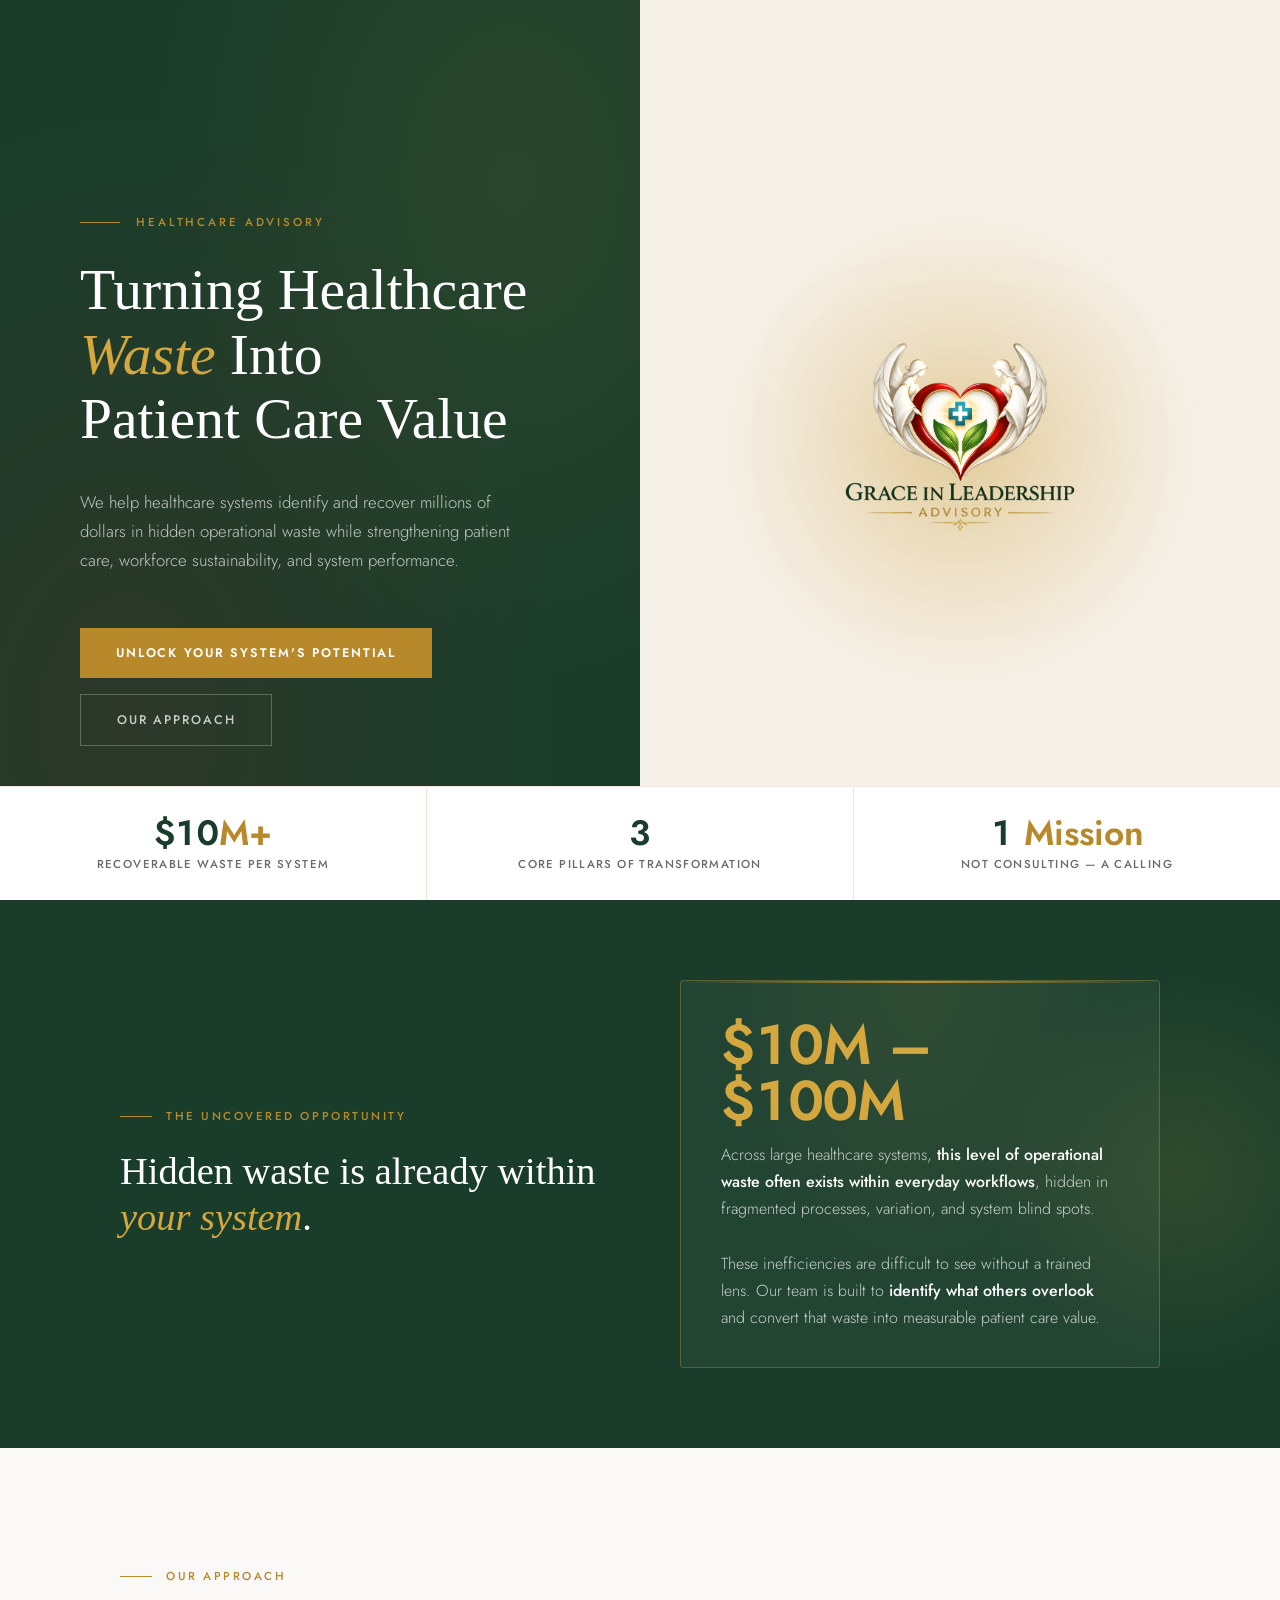
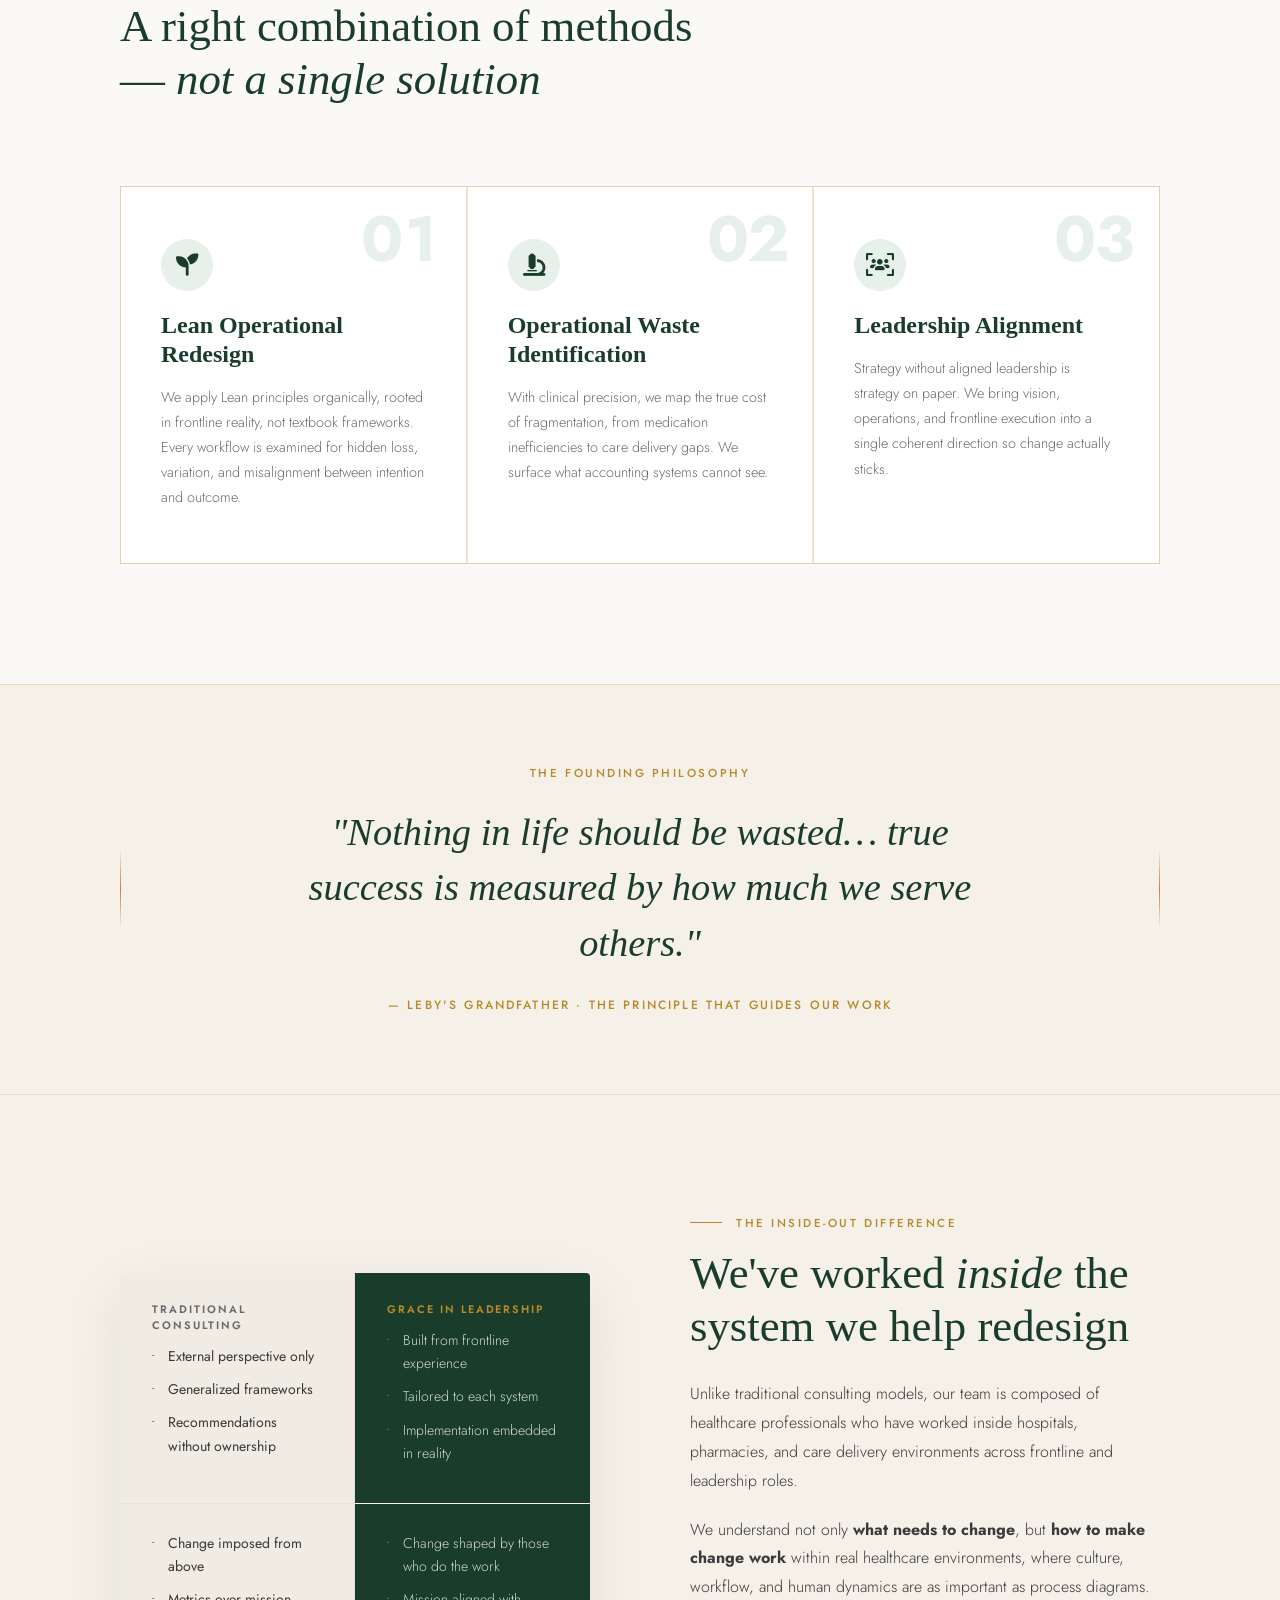
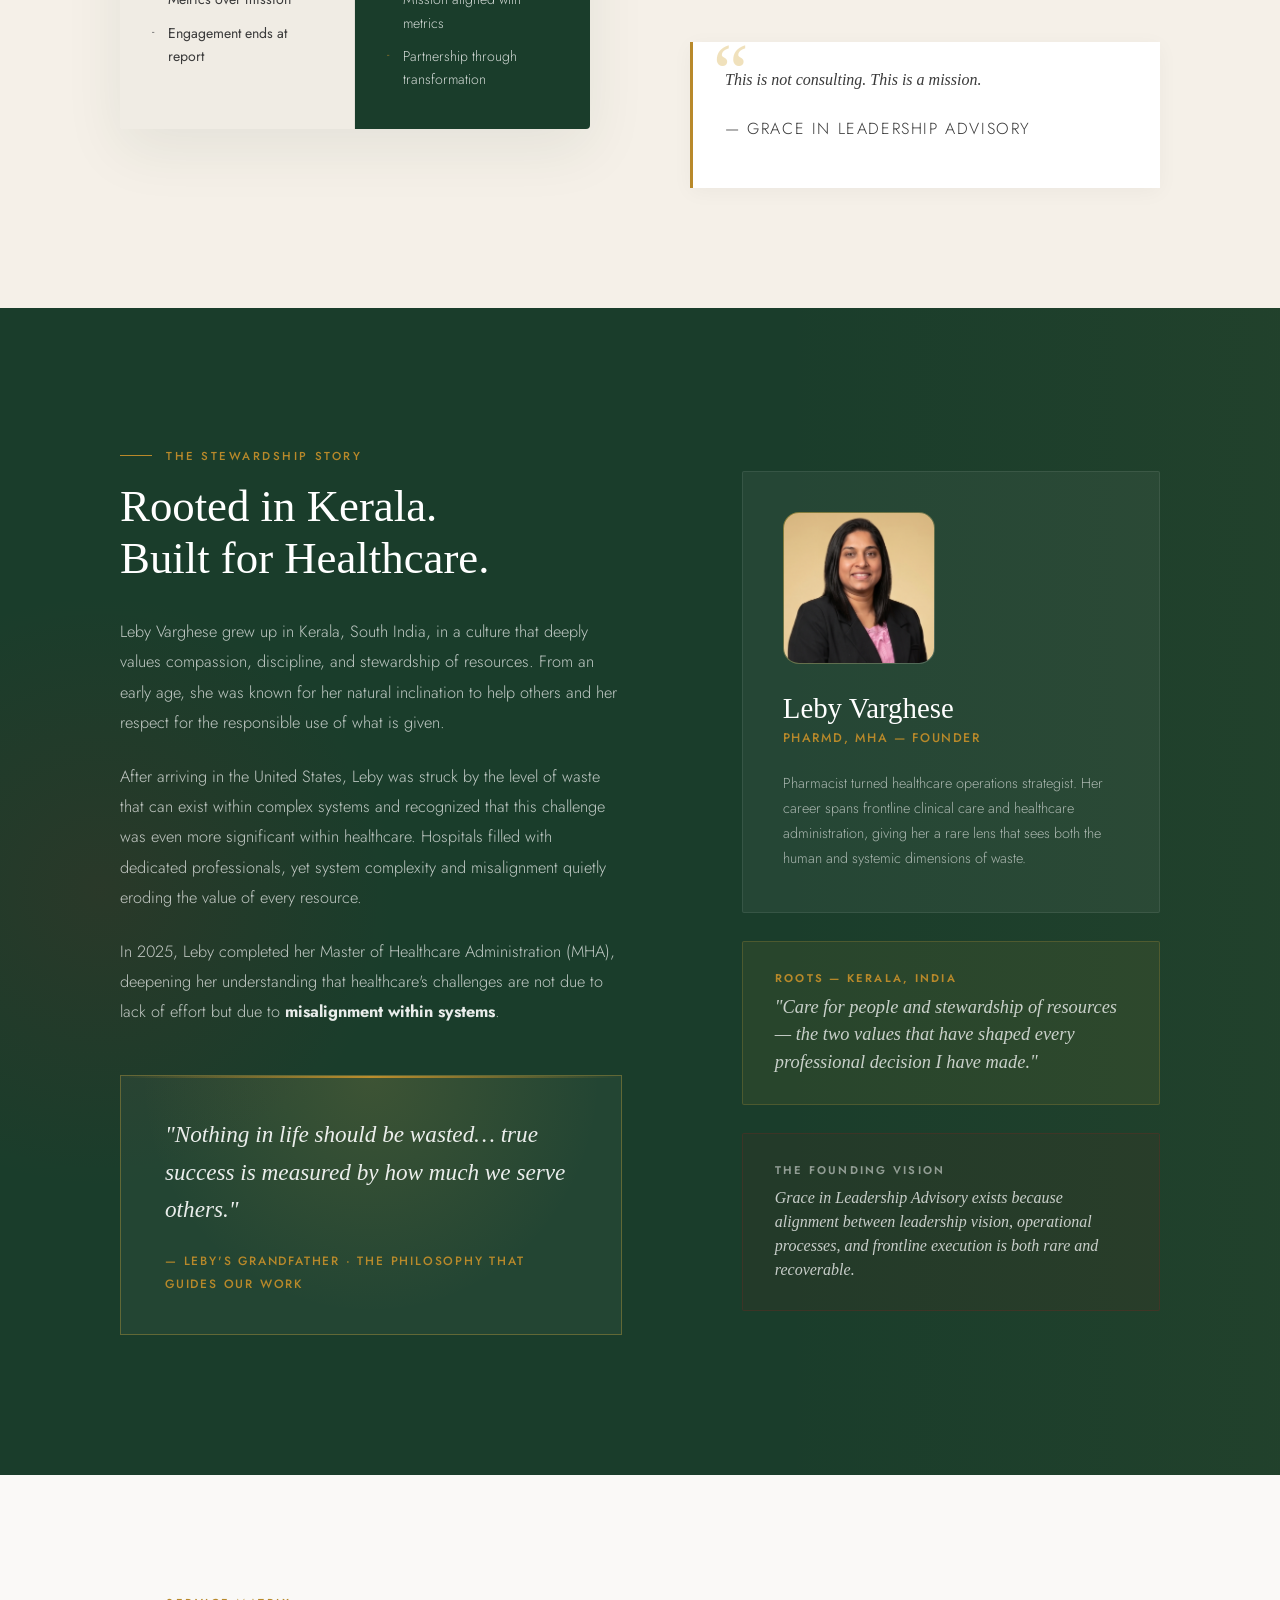
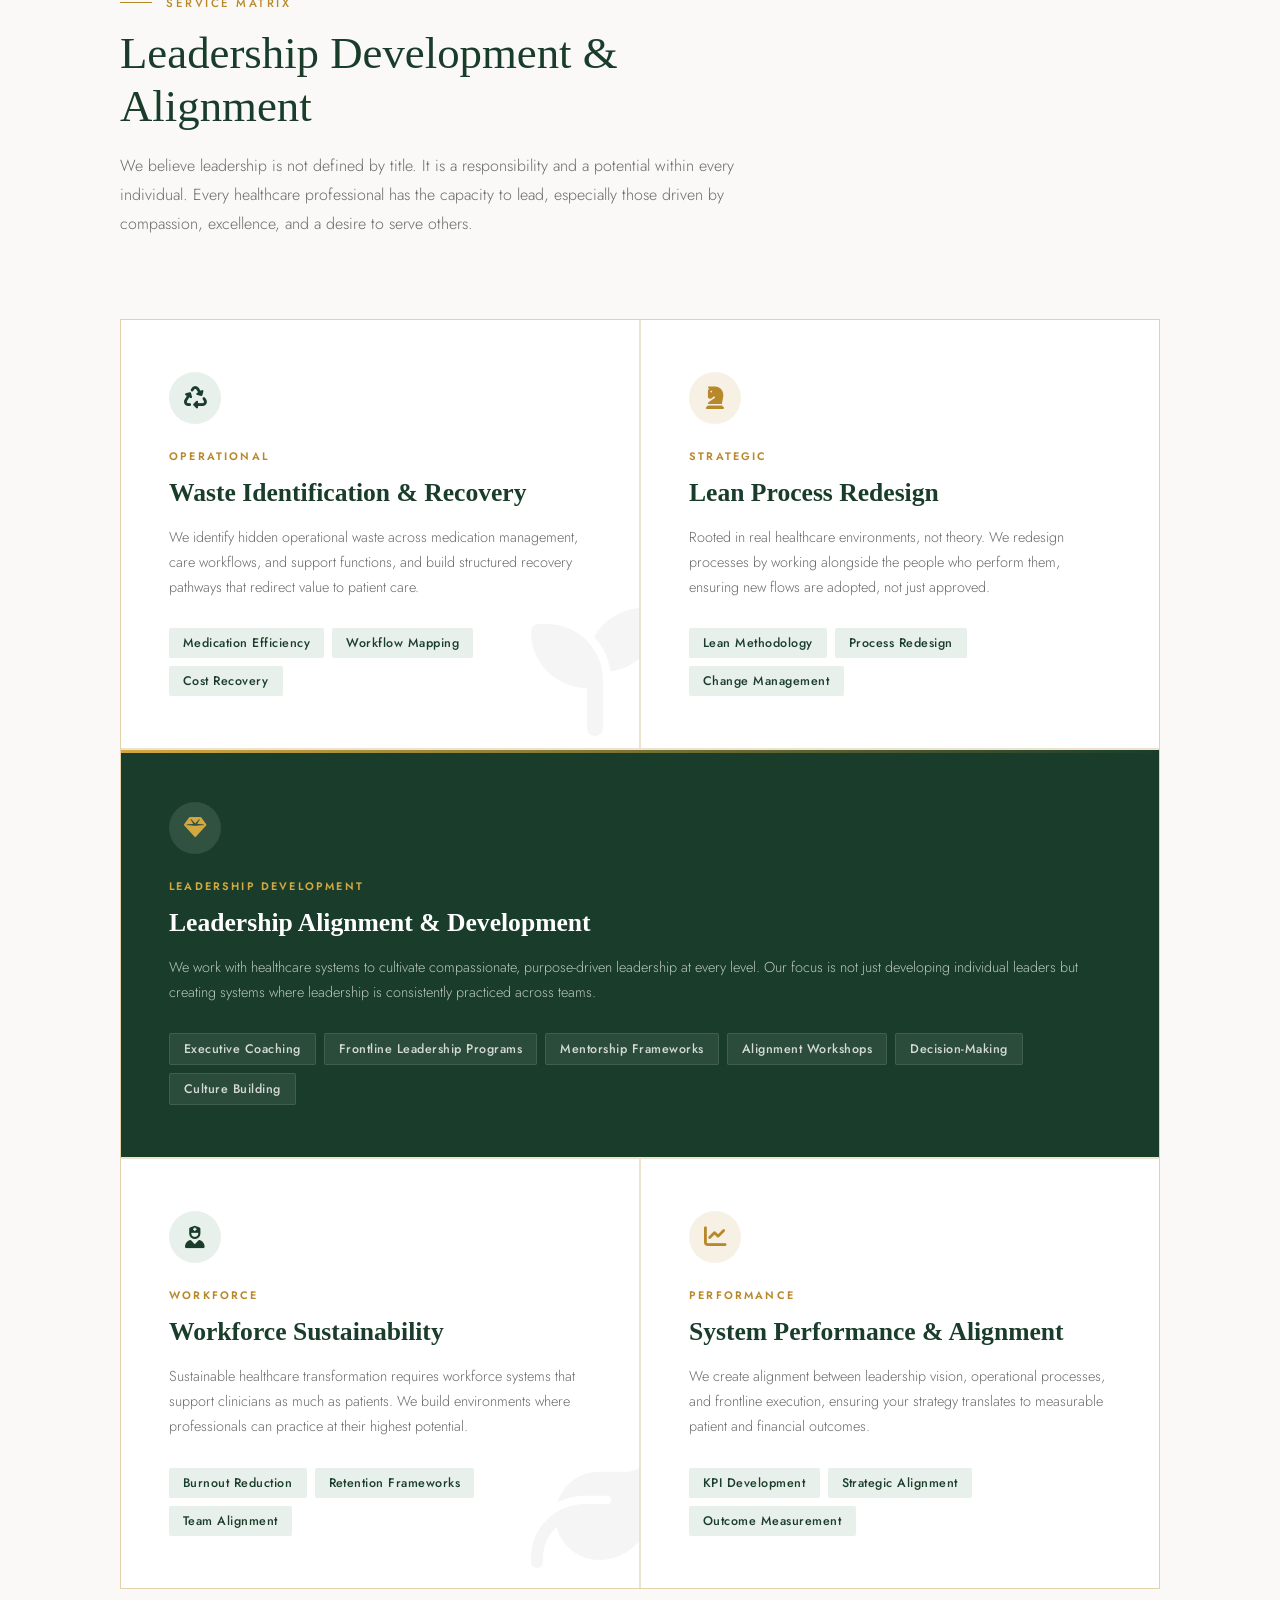
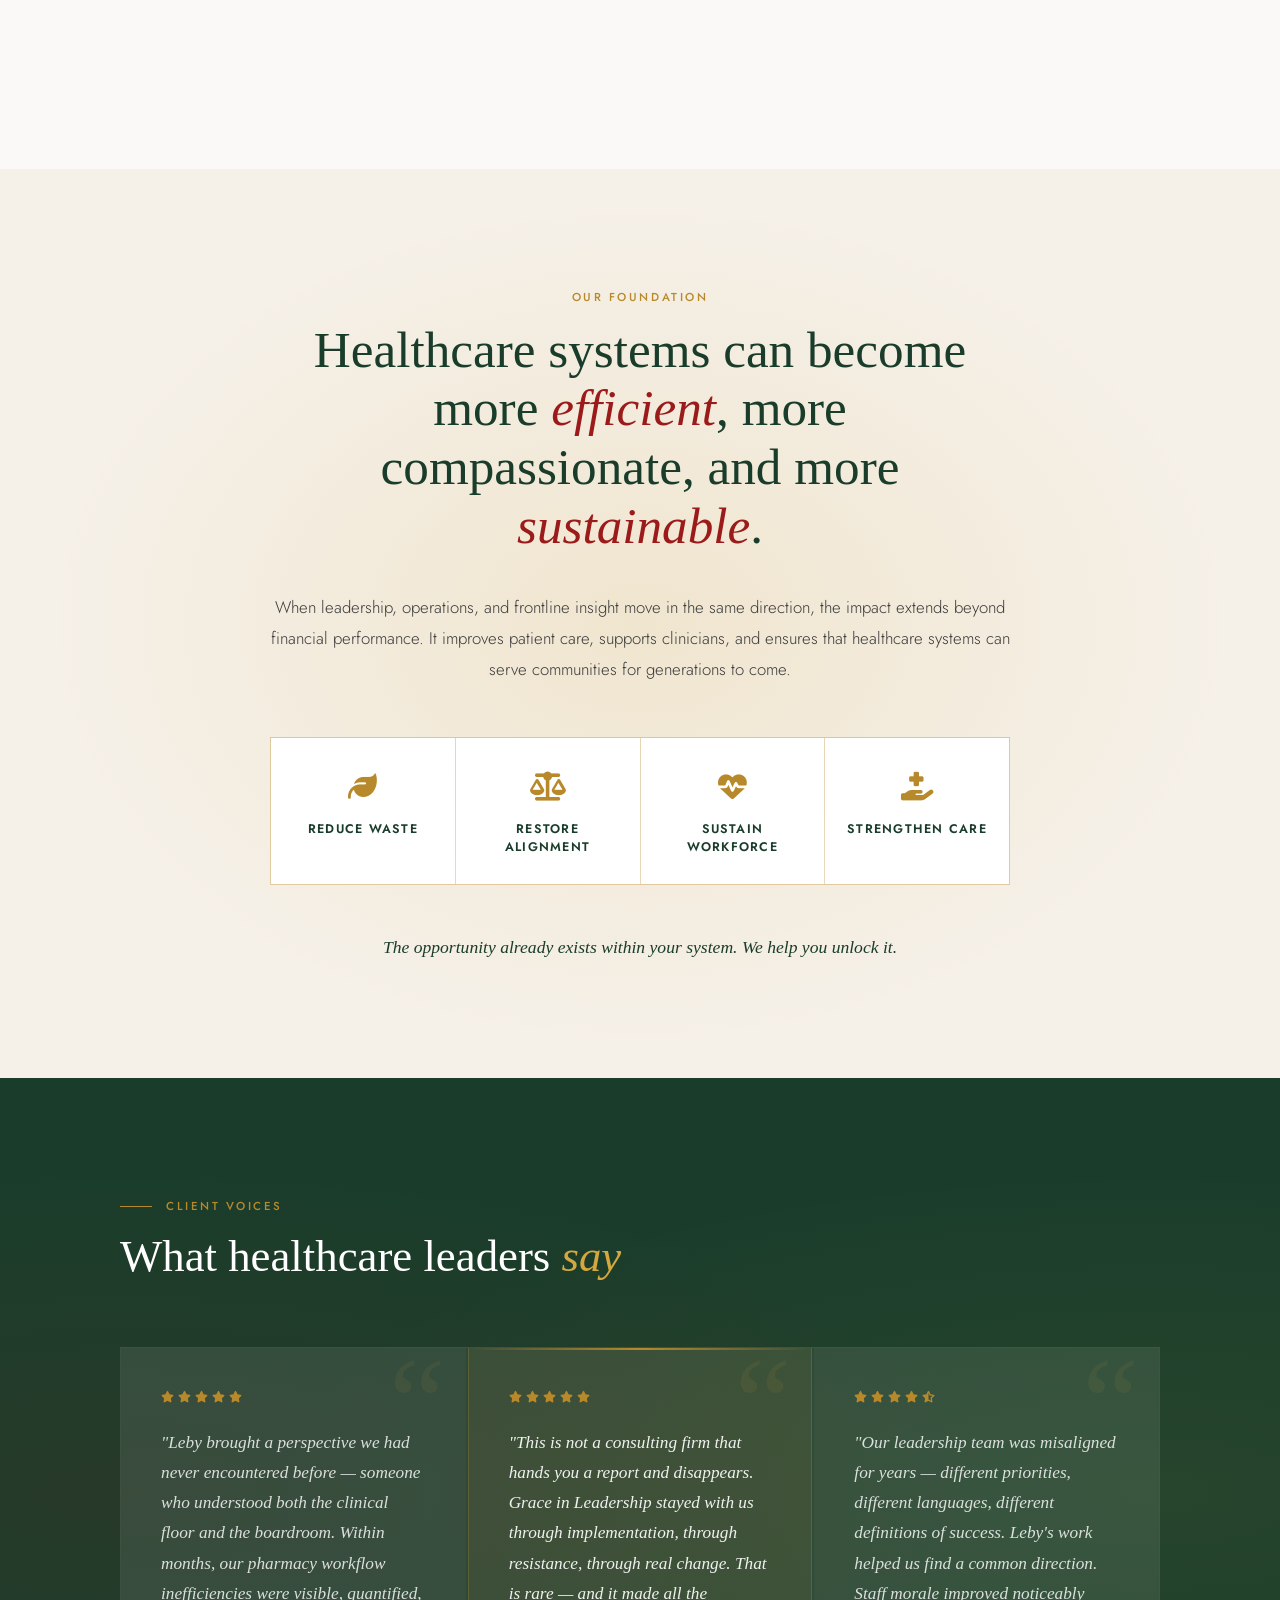
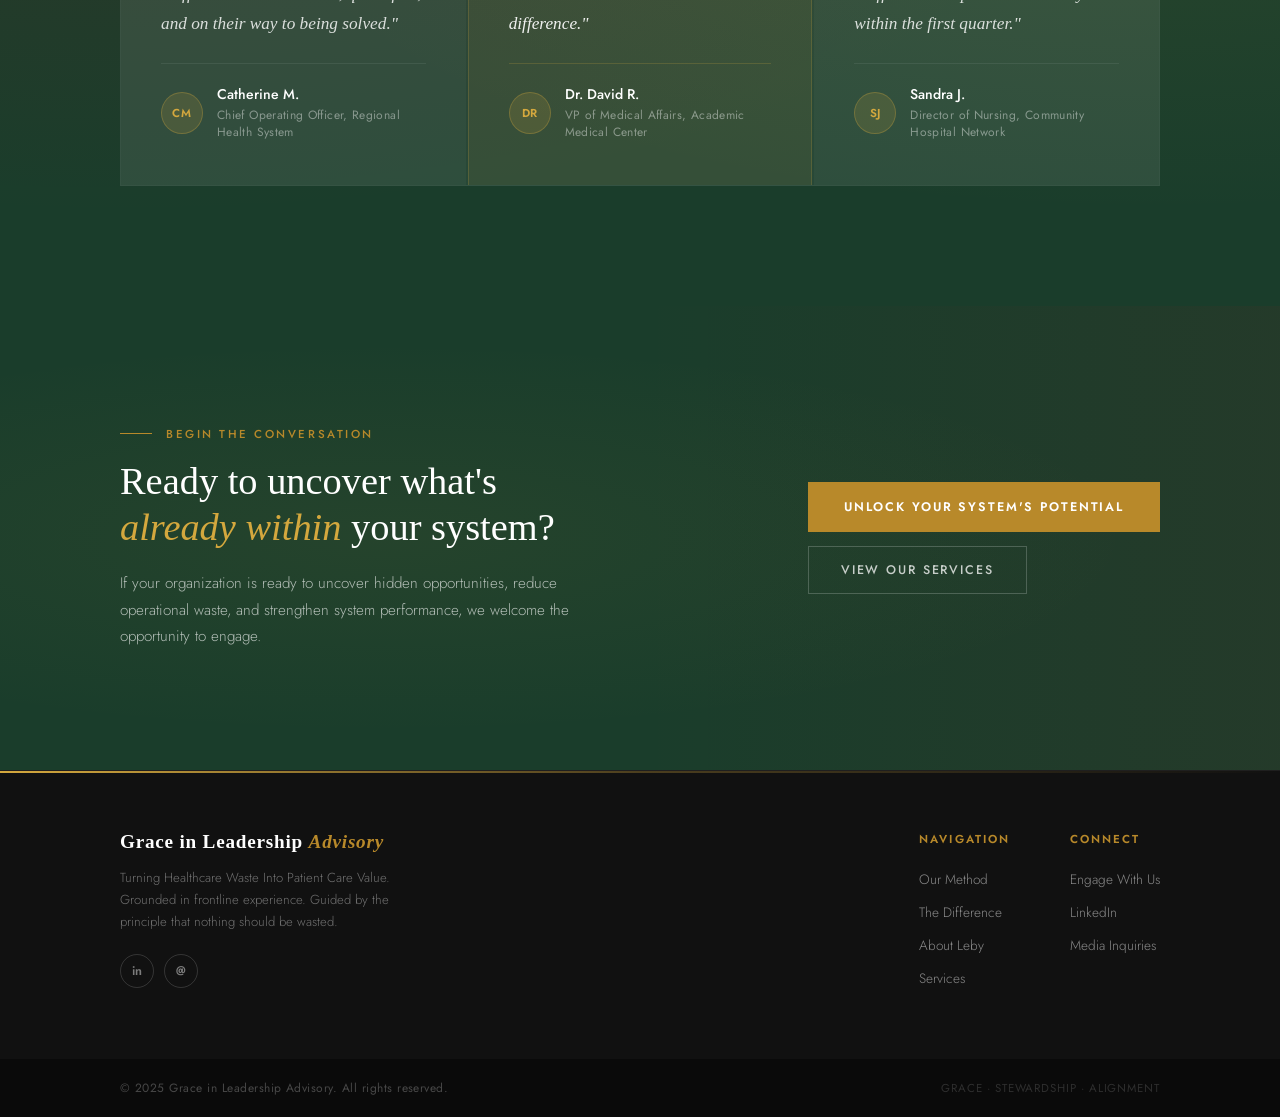
<file: index.html>
<!DOCTYPE html>
<html lang="en">

<head>
  <meta charset="UTF-8">
  <meta name="viewport" content="width=device-width, initial-scale=1.0">
  <title>Grace in Leadership Advisory</title>
  <link
  href="https://fonts.googleapis.com/css2?family=Playfair+Display:ital,wght@0,400;0,500;0,600;0,700;1,400;1,600&family=Jost:wght@300;400;500;600&display=swap"
  rel="stylesheet">
  <link rel="stylesheet" href="https://cdnjs.cloudflare.com/ajax/libs/font-awesome/6.4.0/css/all.min.css">
  <link rel="stylesheet" href="styles.css">
</head>

<body>

  <!-- NAV -->
  <nav>
    <div class="nav-logo">Grace in Leadership <span>Advisory</span></div>
    <ul class="nav-links" id="nav-links">
      <li><a href="#methodology">Our Method</a></li>
      <li><a href="#about">About</a></li>
      <li><a href="#services">Services</a></li>
      <li><a href="#contact" class="nav-cta">Engage With Us</a></li>
    </ul>
    <div class="nav-mobile-toggle" id="mobile-toggle">
      <span></span><span></span><span></span>
    </div>
  </nav>

  <!-- HERO -->
  <section class="hero">
    <div class="hero-left">
      <div class="hero-eyebrow">Healthcare Advisory</div>
      <h1 class="hero-headline">
        Turning Healthcare<br><em>Waste</em> Into<br>Patient Care Value
      </h1>
      <p class="hero-sub">
        We help healthcare systems identify and recover millions of dollars in hidden operational waste while
        strengthening patient care, workforce sustainability, and system performance.
      </p>
      <div class="hero-cta-group">
        <a href="#contact" class="btn-primary">Unlock Your System's Potential</a>
        <a href="#methodology" class="btn-ghost">Our Approach</a>
      </div>
    </div>

    <div class="hero-right">
      <div class="logo-display">
        <img src="public/image.png" alt="Grace in Leadership Advisory Logo">
      </div>
    </div>

    <div class="hero-stat-strip">
      <div class="stat-item">
        <span class="stat-num" id="stat-waste">$0<span>M+</span></span>
        <span class="stat-label">Recoverable Waste per System</span>
      </div>
      <div class="stat-item">
        <span class="stat-num" id="stat-pillars">0</span>
        <span class="stat-label">Core Pillars of Transformation</span>
      </div>
      <div class="stat-item">
        <span class="stat-num" id="stat-mission">0<span> Mission</span></span>
        <span class="stat-label">Not Consulting — A Calling</span>
      </div>
    </div>
  </section>

  <!-- OPPORTUNITY BAND -->
  <section class="opportunity-band">
    <div class="opp-left">
      <div class="section-eyebrow">The Uncovered Opportunity</div>
      <h2>Hidden waste is already within<br><em>your system</em>.</h2>
    </div>
    <div class="glow-card">
      <div class="glow-amount">$10M – $100M</div>
      <p class="glow-desc">
        Across large healthcare systems, <strong>this level of operational waste often exists within everyday
          workflows</strong>, hidden in fragmented processes, variation, and system blind spots.<br><br>
        These inefficiencies are difficult to see without a trained lens. Our team is built to <strong>identify what
          others overlook</strong> and convert that waste into measurable patient care value.
      </p>
    </div>
  </section>

  <!-- METHODOLOGY -->
  <section class="methodology" id="methodology">
    <div class="method-header">
      <div class="section-eyebrow">Our Approach</div>
      <h2 class="section-title">A right combination of methods — <em>not a single solution</em></h2>
    </div>

    <div class="method-grid">
      <!-- UPGRADED: Icon in circle, number as watermark -->
      <div class="method-card">
        <div class="method-num">01</div>
        <div class="method-icon-wrap">
          <i class="fa-solid fa-seedling method-icon"></i>
        </div>
        <div class="method-title">Lean Operational Redesign</div>
        <p class="method-text">We apply Lean principles organically, rooted in frontline reality, not textbook
          frameworks. Every workflow is examined for hidden loss, variation, and misalignment between intention and
          outcome.</p>
        <div class="method-accent"></div>
      </div>

      <div class="method-card">
        <div class="method-num">02</div>
        <div class="method-icon-wrap">
          <i class="fa-solid fa-microscope method-icon"></i>
        </div>
        <div class="method-title">Operational Waste Identification</div>
        <p class="method-text">With clinical precision, we map the true cost of fragmentation, from medication
          inefficiencies to care delivery gaps. We surface what accounting systems cannot see.</p>
        <div class="method-accent"></div>
      </div>

      <div class="method-card">
        <div class="method-num">03</div>
        <div class="method-icon-wrap">
          <i class="fa-solid fa-users-viewfinder method-icon"></i>
        </div>
        <div class="method-title">Leadership Alignment</div>
        <p class="method-text">Strategy without aligned leadership is strategy on paper. We bring vision, operations,
          and frontline execution into a single coherent direction so change actually sticks.</p>
        <div class="method-accent"></div>
      </div>
    </div>
  </section>

  <!-- NEW: PHILOSOPHY PULL-QUOTE BAND -->
  <section class="philosophy-band">
    <div class="section-eyebrow">The Founding Philosophy</div>
    <p class="philosophy-quote">
      "Nothing in life should be wasted… true success is measured by how much we serve others."
    </p>
    <p class="philosophy-attr">— Leby's Grandfather · The Principle That Guides Our Work</p>
  </section>

  <!-- INSIDE OUT -->
  <section class="inside-out" id="difference">
    <div class="inside-out-visual">
      <div class="comparison-block">
        <div class="comparison-row">
          <div class="comp-cell traditional">
            <div class="comp-header">Traditional Consulting</div>
            <p class="comp-item">External perspective only</p>
            <p class="comp-item">Generalized frameworks</p>
            <p class="comp-item">Recommendations without ownership</p>
          </div>
          <div class="comp-cell grace">
            <div class="comp-header">Grace in Leadership</div>
            <p class="comp-item">Built from frontline experience</p>
            <p class="comp-item">Tailored to each system</p>
            <p class="comp-item">Implementation embedded in reality</p>
          </div>
        </div>
        <div style="height:1px;background:linear-gradient(90deg,rgba(0,0,0,0.06) 50%,rgba(255,255,255,0.08) 50%)"></div>
        <div class="comparison-row">
          <div class="comp-cell traditional">
            <p class="comp-item">Change imposed from above</p>
            <p class="comp-item">Metrics over mission</p>
            <p class="comp-item">Engagement ends at report</p>
          </div>
          <div class="comp-cell grace">
            <p class="comp-item">Change shaped by those who do the work</p>
            <p class="comp-item">Mission aligned with metrics</p>
            <p class="comp-item">Partnership through transformation</p>
          </div>
        </div>
      </div>
    </div>

    <div class="inside-content">
      <div class="section-eyebrow">The Inside-Out Difference</div>
      <h2 class="section-title">We've worked <em>inside</em> the system we help redesign</h2>
      <p>Unlike traditional consulting models, our team is composed of healthcare professionals who have worked inside
        hospitals, pharmacies, and care delivery environments across frontline and leadership roles.</p>
      <p>We understand not only <strong>what needs to change</strong>, but <strong>how to make change work</strong>
        within real healthcare environments, where culture, workflow, and human dynamics are as important as process
        diagrams.</p>
      <div class="quote-block">
        <p class="quote-text">This is not consulting. This is a mission.</p>
        <p class="quote-attr">— Grace in Leadership Advisory</p>
      </div>
    </div>
  </section>

  <!-- STEWARDSHIP / ABOUT -->
  <section class="stewardship" id="about">
    <div class="stewardship-inner">
      <div class="stewardship-content">
        <div class="section-eyebrow">The Stewardship Story</div>
        <h2 class="section-title">Rooted in Kerala.<br>Built for Healthcare.</h2>
        <p>Leby Varghese grew up in Kerala, South India, in a culture that deeply values compassion, discipline, and
          stewardship of resources. From an early age, she was known for her natural inclination to help others and her
          respect for the responsible use of what is given.</p>
        <p>After arriving in the United States, Leby was struck by the level of waste that can exist within complex
          systems and recognized that this challenge was even more significant within healthcare. Hospitals filled with
          dedicated professionals, yet system complexity and misalignment quietly eroding the value of every resource.
        </p>
        <p>In 2025, Leby completed her Master of Healthcare Administration (MHA), deepening her understanding that
          healthcare's challenges are not due to lack of effort but due to <strong
            style="color:rgba(255,255,255,0.9)">misalignment within systems</strong>.</p>

        <div class="grandfather-quote">
          <blockquote>"Nothing in life should be wasted… true success is measured by how much we serve others."
          </blockquote>
          <cite>— Leby's Grandfather · The Philosophy That Guides Our Work</cite>
        </div>
      </div>

      <div class="founder-profile">
        <div class="founder-card">
          <div
            style="width:152px;height:152px;margin-bottom:28px;border-radius:16px;padding:1px;background:linear-gradient(135deg,rgba(212,168,62,0.55),rgba(255,255,255,0.18));">
            <img src="public/leby.png" alt="Leby Varghese, Founder"
              style="width:100%;height:100%;border-radius:15px;object-fit:cover;object-position:center top;display:block;">
          </div>
          <div class="founder-name">Leby Varghese</div>
          <div class="founder-title">PharmD, MHA — Founder</div>
          <p class="founder-bio">Pharmacist turned healthcare operations strategist. Her career spans frontline clinical
            care and healthcare administration, giving her a rare lens that sees both the human and systemic dimensions
            of waste.</p>
        </div>

        <div class="founder-kerala">
          <div class="kerala-label">Roots — Kerala, India</div>
          <div class="kerala-text">"Care for people and stewardship of resources — the two values that have shaped every
            professional decision I have made."</div>
        </div>

        <div
          style="background:rgba(155,26,26,0.08);border:1px solid rgba(155,26,26,0.2);padding:28px 32px;border-radius:2px">
          <div class="kerala-label" style="color:rgba(255,255,255,0.5)">The Founding Vision</div>
          <div class="kerala-text" style="font-size:1rem">Grace in Leadership Advisory exists because alignment between
            leadership vision, operational processes, and frontline execution is both rare and recoverable.</div>
        </div>
      </div>
    </div>
  </section>

  <!-- SERVICES -->
  <section class="services" id="services">
    <div class="services-header">
      <div class="section-eyebrow">Service Matrix</div>
      <h2 class="section-title">Leadership Development &amp; Alignment</h2>
      <p>We believe leadership is not defined by title. It is a responsibility and a potential within every individual.
        Every healthcare professional has the capacity to lead, especially those driven by compassion, excellence, and a
        desire to serve others.</p>
    </div>

    <div class="services-grid">
      <div class="service-card">
        <div class="service-icon-wrap green"><i class="fa-solid fa-recycle" style="color:var(--forest)"></i></div>
        <span class="service-tag">Operational</span>
        <div class="service-title">Waste Identification &amp; Recovery</div>
        <p class="service-text">We identify hidden operational waste across medication management, care workflows, and
          support functions, and build structured recovery pathways that redirect value to patient care.</p>
        <div class="service-items">
          <span class="service-item">Medication Efficiency</span>
          <span class="service-item">Workflow Mapping</span>
          <span class="service-item">Cost Recovery</span>
        </div>
        <div class="leaf-accent"><i class="fa-solid fa-seedling"></i></div>
      </div>

      <div class="service-card">
        <div class="service-icon-wrap gold"><i class="fa-solid fa-chess-knight" style="color:var(--gold)"></i></div>
        <span class="service-tag">Strategic</span>
        <div class="service-title">Lean Process Redesign</div>
        <p class="service-text">Rooted in real healthcare environments, not theory. We redesign processes by working
          alongside the people who perform them, ensuring new flows are adopted, not just approved.</p>
        <div class="service-items">
          <span class="service-item">Lean Methodology</span>
          <span class="service-item">Process Redesign</span>
          <span class="service-item">Change Management</span>
        </div>
      </div>

      <div class="service-card featured">
        <div class="service-icon-wrap white"><i class="fa-solid fa-gem" style="color:var(--gold-light)"></i></div>
        <span class="service-tag">Leadership Development</span>
        <div class="service-title">Leadership Alignment &amp; Development</div>
        <p class="service-text">We work with healthcare systems to cultivate compassionate, purpose-driven leadership at
          every level. Our focus is not just developing individual leaders but creating systems where leadership is
          consistently practiced across teams.</p>
        <div class="service-items">
          <span class="service-item">Executive Coaching</span>
          <span class="service-item">Frontline Leadership Programs</span>
          <span class="service-item">Mentorship Frameworks</span>
          <span class="service-item">Alignment Workshops</span>
          <span class="service-item">Decision-Making</span>
          <span class="service-item">Culture Building</span>
        </div>
      </div>

      <div class="service-card">
        <div class="service-icon-wrap green"><i class="fa-solid fa-user-nurse" style="color:var(--forest)"></i></div>
        <span class="service-tag">Workforce</span>
        <div class="service-title">Workforce Sustainability</div>
        <p class="service-text">Sustainable healthcare transformation requires workforce systems that support clinicians
          as much as patients. We build environments where professionals can practice at their highest potential.</p>
        <div class="service-items">
          <span class="service-item">Burnout Reduction</span>
          <span class="service-item">Retention Frameworks</span>
          <span class="service-item">Team Alignment</span>
        </div>
        <div class="leaf-accent"><i class="fa-solid fa-leaf"></i></div>
      </div>

      <div class="service-card">
        <div class="service-icon-wrap gold"><i class="fa-solid fa-chart-line" style="color:var(--gold)"></i></div>
        <span class="service-tag">Performance</span>
        <div class="service-title">System Performance &amp; Alignment</div>
        <p class="service-text">We create alignment between leadership vision, operational processes, and frontline
          execution, ensuring your strategy translates to measurable patient and financial outcomes.</p>
        <div class="service-items">
          <span class="service-item">KPI Development</span>
          <span class="service-item">Strategic Alignment</span>
          <span class="service-item">Outcome Measurement</span>
        </div>
      </div>
    </div>
  </section>

  <!-- BELIEF -->
  <section class="belief">
    <div class="belief-inner">
      <div class="section-eyebrow">Our Foundation</div>
      <h2 class="belief-title">Healthcare systems can become more <em>efficient</em>, more compassionate, and more
        <em>sustainable</em>.</h2>
      <p class="belief-text">When leadership, operations, and frontline insight move in the same direction, the impact
        extends beyond financial performance. It improves patient care, supports clinicians, and ensures that healthcare
        systems can serve communities for generations to come.</p>
      <div class="pillar-strip">
        <div class="pillar">
          <div class="pillar-icon"><i class="fa-solid fa-leaf"></i></div>
          <div class="pillar-label">Reduce Waste</div>
        </div>
        <div class="pillar">
          <div class="pillar-icon"><i class="fa-solid fa-scale-balanced"></i></div>
          <div class="pillar-label">Restore Alignment</div>
        </div>
        <div class="pillar">
          <div class="pillar-icon"><i class="fa-solid fa-heart-pulse"></i></div>
          <div class="pillar-label">Sustain Workforce</div>
        </div>
        <div class="pillar">
          <div class="pillar-icon"><i class="fa-solid fa-hand-holding-medical"></i></div>
          <div class="pillar-label">Strengthen Care</div>
        </div>
      </div>
      <p
        style="font-size:1.1rem;color:var(--forest);font-family:'Cormorant Garamond',serif;font-style:italic;font-weight:400">
        The opportunity already exists within your system. We help you unlock it.
      </p>
    </div>
  </section>

  <!-- TESTIMONIALS -->
  <section class="testimonials">
    <div class="testimonials-header">
      <div class="section-eyebrow">Client Voices</div>
      <h2 class="section-title">What healthcare leaders <em>say</em></h2>
    </div>
    <div class="testimonials-grid">

      <div class="testimonial-card">
        <div class="testimonial-stars">
          <i class="fa-solid fa-star"></i><i class="fa-solid fa-star"></i><i class="fa-solid fa-star"></i><i
            class="fa-solid fa-star"></i><i class="fa-solid fa-star"></i>
        </div>
        <p class="testimonial-quote">"Leby brought a perspective we had never encountered before — someone who
          understood both the clinical floor and the boardroom. Within months, our pharmacy workflow inefficiencies were
          visible, quantified, and on their way to being solved."</p>
        <div class="testimonial-author">
          <div class="testimonial-avatar">CM</div>
          <div>
            <div class="testimonial-name">Catherine M.</div>
            <div class="testimonial-role">Chief Operating Officer, Regional Health System</div>
          </div>
        </div>
      </div>

      <div class="testimonial-card featured">
        <div class="testimonial-stars">
          <i class="fa-solid fa-star"></i><i class="fa-solid fa-star"></i><i class="fa-solid fa-star"></i><i
            class="fa-solid fa-star"></i><i class="fa-solid fa-star"></i>
        </div>
        <p class="testimonial-quote">"This is not a consulting firm that hands you a report and disappears. Grace in
          Leadership stayed with us through implementation, through resistance, through real change. That is rare — and
          it made all the difference."</p>
        <div class="testimonial-author">
          <div class="testimonial-avatar">DR</div>
          <div>
            <div class="testimonial-name">Dr. David R.</div>
            <div class="testimonial-role">VP of Medical Affairs, Academic Medical Center</div>
          </div>
        </div>
      </div>

      <div class="testimonial-card">
        <div class="testimonial-stars">
          <i class="fa-solid fa-star"></i><i class="fa-solid fa-star"></i><i class="fa-solid fa-star"></i><i
            class="fa-solid fa-star"></i><i class="fa-solid fa-star-half-stroke"></i>
        </div>
        <p class="testimonial-quote">"Our leadership team was misaligned for years — different priorities, different
          languages, different definitions of success. Leby's work helped us find a common direction. Staff morale
          improved noticeably within the first quarter."</p>
        <div class="testimonial-author">
          <div class="testimonial-avatar">SJ</div>
          <div>
            <div class="testimonial-name">Sandra J.</div>
            <div class="testimonial-role">Director of Nursing, Community Hospital Network</div>
          </div>
        </div>
      </div>

    </div>
  </section>

  <!-- CTA -->
  <section class="cta-section" id="contact">
    <div class="cta-content">
      <div class="section-eyebrow">Begin the Conversation</div>
      <h2 class="cta-title">Ready to uncover what's<br><em>already within</em> your system?</h2>
      <p class="cta-sub">If your organization is ready to uncover hidden opportunities, reduce operational waste, and
        strengthen system performance, we welcome the opportunity to engage.</p>
    </div>
    <div class="cta-actions">
      <a href="https://mail.google.com/mail/?view=cm&fs=1&to=info@graceinleadershipadvisory.com&su=Inquiry%20About%20Healthcare%20Advisory%20Services&body=Hello%20Grace%20in%20Leadership%20Advisory%2C%0A%0AI%20would%20like%20to%20learn%20more%20about%20your%20services.%0A%0AOrganization%3A%0ARole%3A%0ACurrent%20challenge%3A%0A%0AThank%20you."
        target="_blank" rel="noopener noreferrer" class="btn-primary" style="white-space:nowrap">Unlock Your System's
        Potential</a>
      <a href="#services" class="btn-secondary">View Our Services</a>
    </div>
  </section>

  <!-- FOOTER -->
  <!-- UPGRADED: Gold gradient rule via CSS, social icon buttons -->
  <footer>
    <div class="footer-brand">
      <span class="nav-logo">Grace in Leadership <span>Advisory</span></span>
      <p>Turning Healthcare Waste Into Patient Care Value. Grounded in frontline experience. Guided by the principle
        that nothing should be wasted.</p>
      <div class="footer-social">
        <a href="https://www.linkedin.com/in/leby-varghese-140a8782/" target="_blank" class="social-btn" aria-label="LinkedIn">in</a>
        <a href="mailto:info@graceinleadershipadvisory.com" class="social-btn" aria-label="Email">@</a>
      </div>
    </div>
    <div class="footer-col">
      <h4>Navigation</h4>
      <ul>
        <li><a href="#methodology">Our Method</a></li>
        <li><a href="#difference">The Difference</a></li>
        <li><a href="#about">About Leby</a></li>
        <li><a href="#services">Services</a></li>
      </ul>
    </div>
    <div class="footer-col">
      <h4>Connect</h4>
      <ul>
        <li><a href="#contact">Engage With Us</a></li>
        <li><a href="https://www.linkedin.com/in/leby-varghese-140a8782/" target="_blank">LinkedIn</a></li>
        <li><a href="#">Media Inquiries</a></li>
      </ul>
    </div>
  </footer>

  <div class="footer-bottom">
    <p>&copy; 2025 Grace in Leadership Advisory. All rights reserved.</p>
    <p style="color:rgba(255,255,255,0.15);font-size:0.72rem;letter-spacing:0.08em">GRACE · STEWARDSHIP · ALIGNMENT</p>
  </div>

  <script>
    /* ── Mobile menu ── */
    const mobileToggle = document.getElementById('mobile-toggle');
    const navLinks = document.querySelector('.nav-links');
    if (mobileToggle) {
      mobileToggle.addEventListener('click', () => {
        mobileToggle.classList.toggle('active');
        navLinks.classList.toggle('active');
        document.body.classList.toggle('no-scroll');
      });
    }
    document.querySelectorAll('.nav-links a').forEach(link => {
      link.addEventListener('click', () => {
        mobileToggle.classList.remove('active');
        navLinks.classList.remove('active');
        document.body.classList.remove('no-scroll');
      });
    });

    /* ── Nav hide/show on scroll ── */
    let lastScroll = 0;
    window.addEventListener('scroll', () => {
      const nav = document.querySelector('nav');
      const currentScroll = window.pageYOffset;
      if (currentScroll <= 0) { nav.style.boxShadow = 'none'; return; }
      if (currentScroll > lastScroll) {
        nav.style.transform = 'translateY(-100%)';
      } else {
        nav.style.transform = 'translateY(0)';
        nav.style.background = 'rgba(250,249,247,0.98)';
        nav.style.boxShadow = '0 4px 30px rgba(0,0,0,0.03)';
      }
      lastScroll = currentScroll;
    });

    /* ── 1. Scroll-triggered fade-up (IntersectionObserver) ── */
    const revealEls = document.querySelectorAll(
      '.method-card, .service-card, .testimonial-card, .glow-card, ' +
      '.comparison-block, .inside-content, .stewardship-content, ' +
      '.founder-profile, .pillar, .opp-left, .cta-content, .cta-actions, ' +
      '.philosophy-quote, .philosophy-attr, .grandfather-quote, .founder-kerala'
    );

    revealEls.forEach((el, i) => {
      el.classList.add('reveal');
      // Stagger siblings within the same grid parent
      const siblings = el.parentElement.querySelectorAll(':scope > .reveal');
      const idx = Array.from(siblings).indexOf(el);
      if (idx > 0 && idx <= 5) el.classList.add('reveal-delay-' + idx);
    });

    const revealObserver = new IntersectionObserver((entries) => {
      entries.forEach(entry => {
        if (entry.isIntersecting) {
          entry.target.classList.add('visible');
          revealObserver.unobserve(entry.target);
        }
      });
    }, { threshold: 0.12, rootMargin: '0px 0px -40px 0px' });

    revealEls.forEach(el => revealObserver.observe(el));

    /* ── 2. Stat counter animation ── */
    function animateCounter(el, target, prefix, suffix, duration) {
      const start = performance.now();
      function step(now) {
        const progress = Math.min((now - start) / duration, 1);
        const ease = 1 - Math.pow(1 - progress, 3);
        const value = Math.round(ease * target);
        el.innerHTML = prefix + value + suffix;
        if (progress < 1) requestAnimationFrame(step);
      }
      requestAnimationFrame(step);
    }

    const statStrip = document.querySelector('.hero-stat-strip');
    let statsAnimated = false;
    const statObserver = new IntersectionObserver((entries) => {
      if (entries[0].isIntersecting && !statsAnimated) {
        statsAnimated = true;
        animateCounter(document.getElementById('stat-waste'), 10, '$', '<span>M+</span>', 1600);
        animateCounter(document.getElementById('stat-pillars'), 3, '', '', 900);
        animateCounter(document.getElementById('stat-mission'), 1, '', '<span> Mission</span>', 700);
        statObserver.disconnect();
      }
    }, { threshold: 0.5 });
    if (statStrip) statObserver.observe(statStrip);

    /* ── 3. Section eyebrow line draw ── */
    const eyebrows = document.querySelectorAll('.section-eyebrow');
    const eyebrowObserver = new IntersectionObserver((entries) => {
      entries.forEach(entry => {
        if (entry.isIntersecting) {
          entry.target.classList.add('line-visible');
          eyebrowObserver.unobserve(entry.target);
        }
      });
    }, { threshold: 0.8 });
    eyebrows.forEach(el => eyebrowObserver.observe(el));

    /* ── 4. Gold footer divider grow ── */
    const footer = document.querySelector('footer');
    const footerObserver = new IntersectionObserver((entries) => {
      if (entries[0].isIntersecting) {
        footer.classList.add('line-visible');
        footerObserver.disconnect();
      }
    }, { threshold: 0.2 });
    if (footer) footerObserver.observe(footer);

    /* ── 5 & 6: Card stagger + button shimmer handled via CSS ── */
  </script>

</body>

</html>
</file>
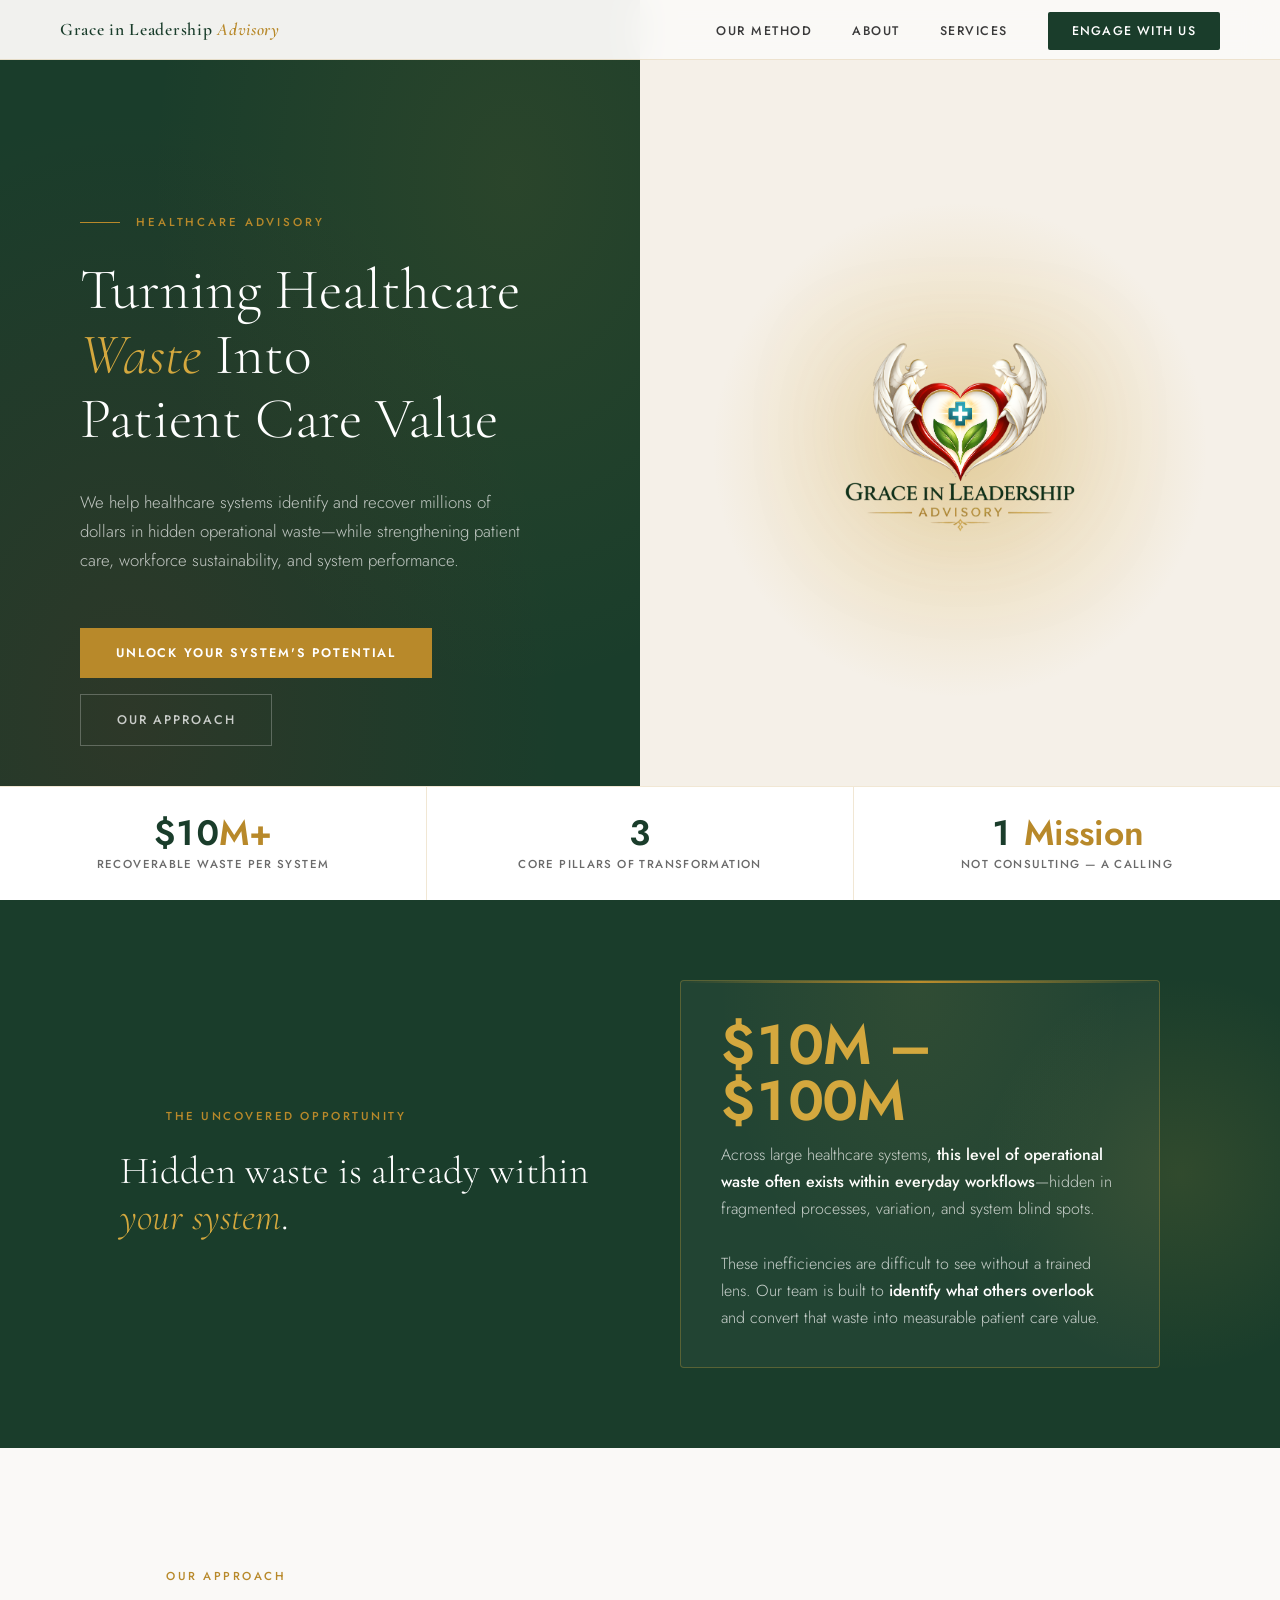
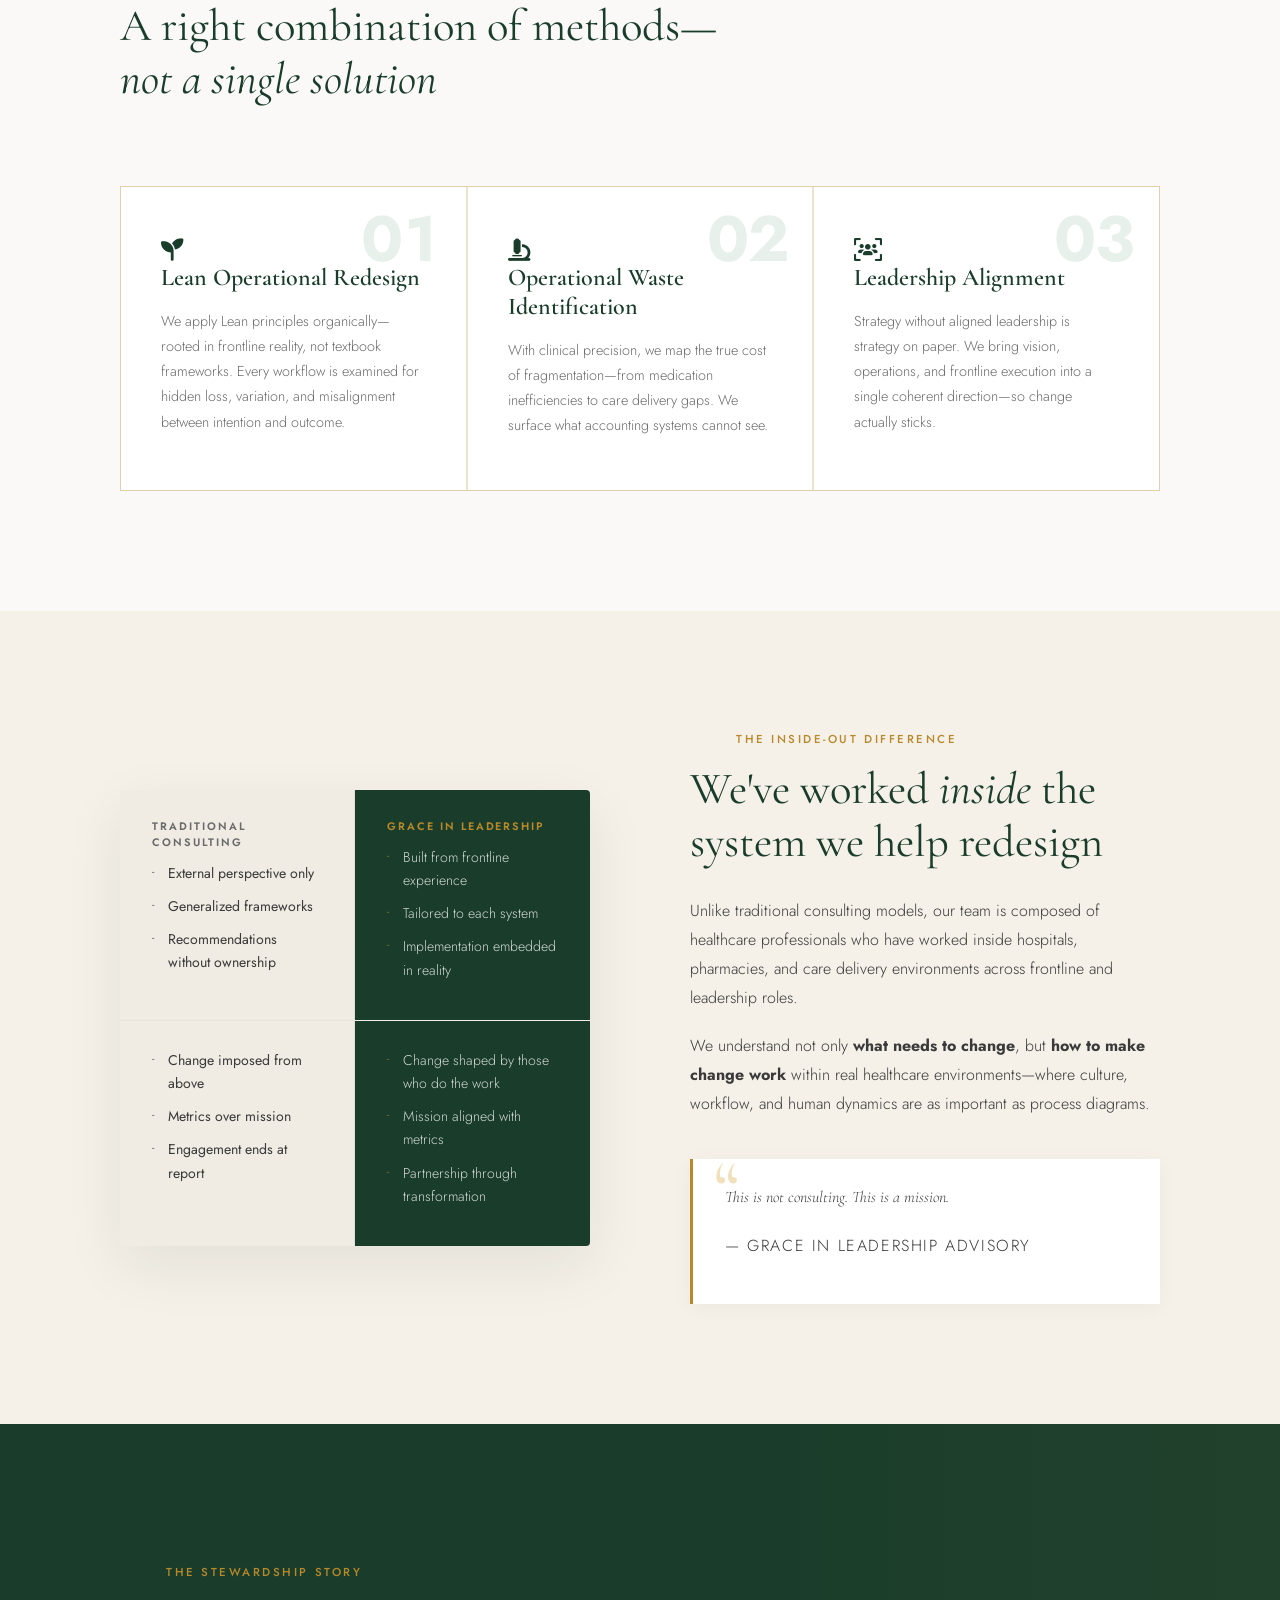
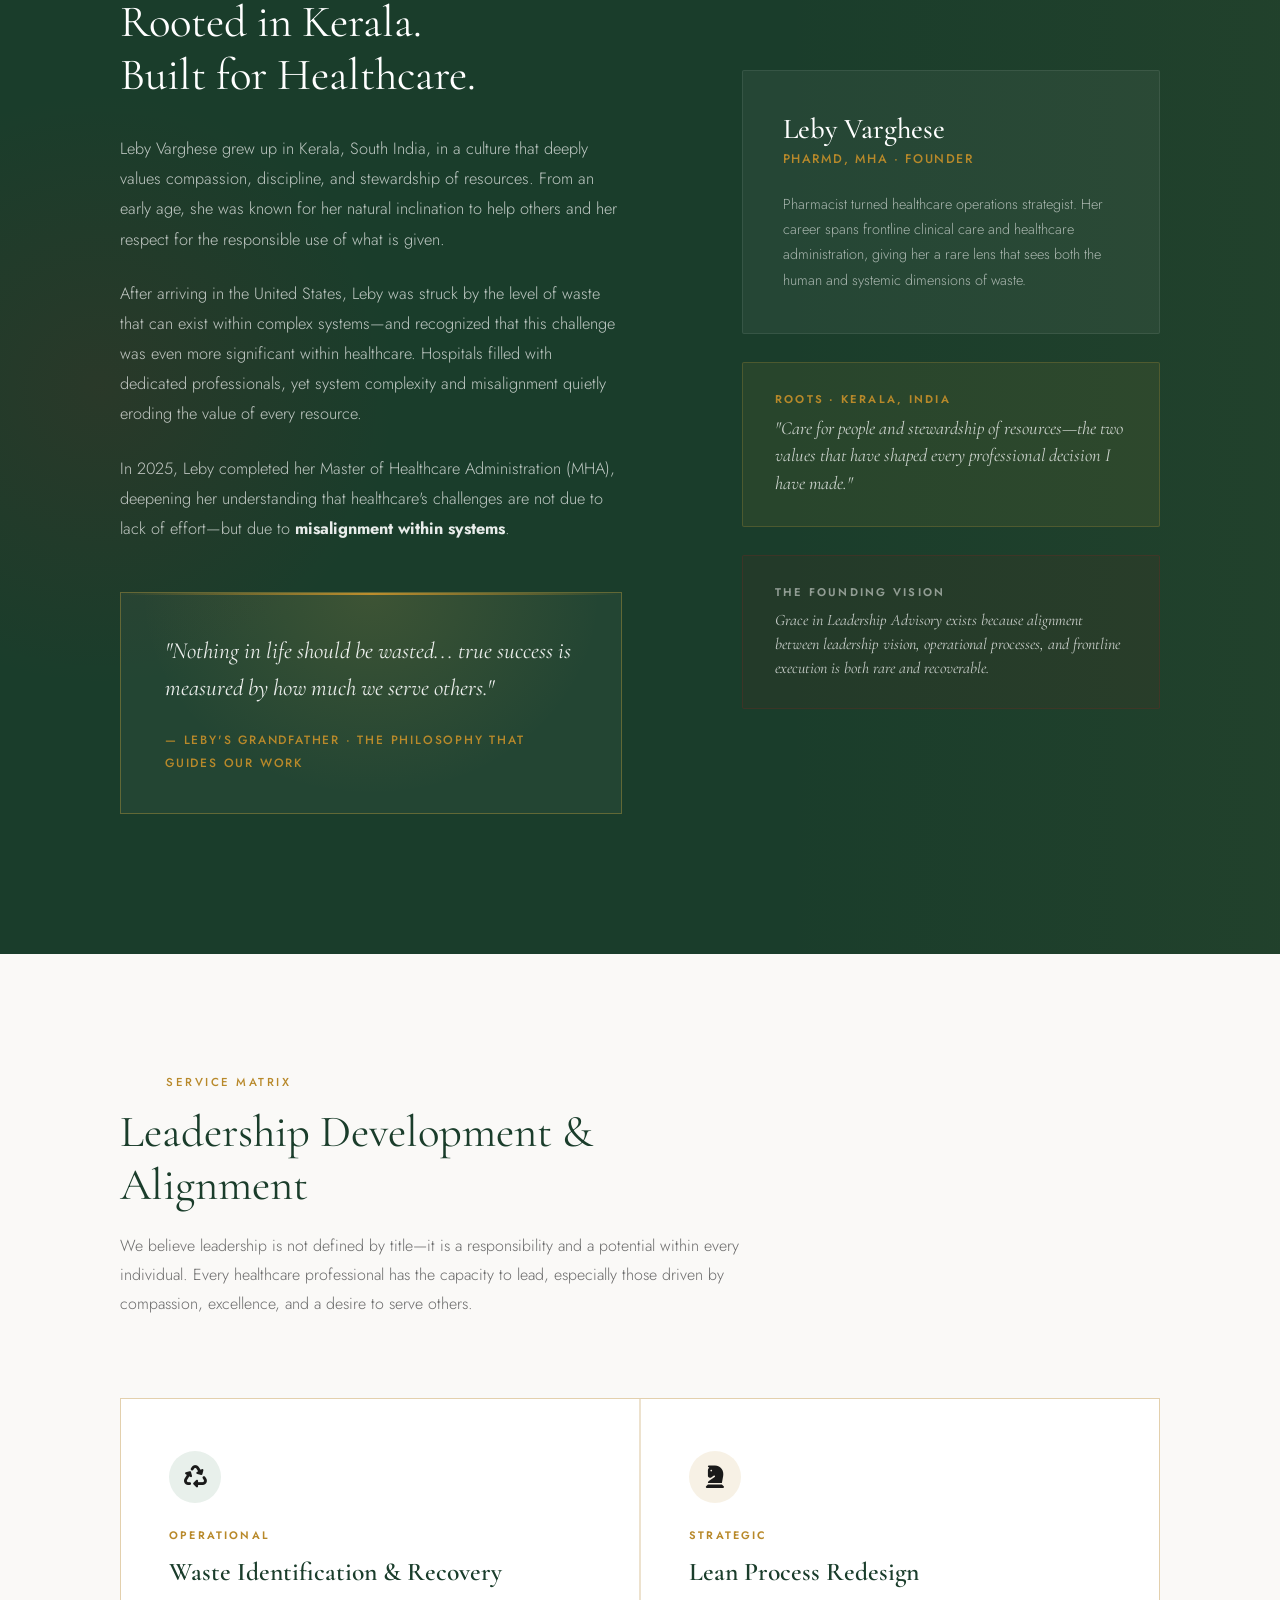
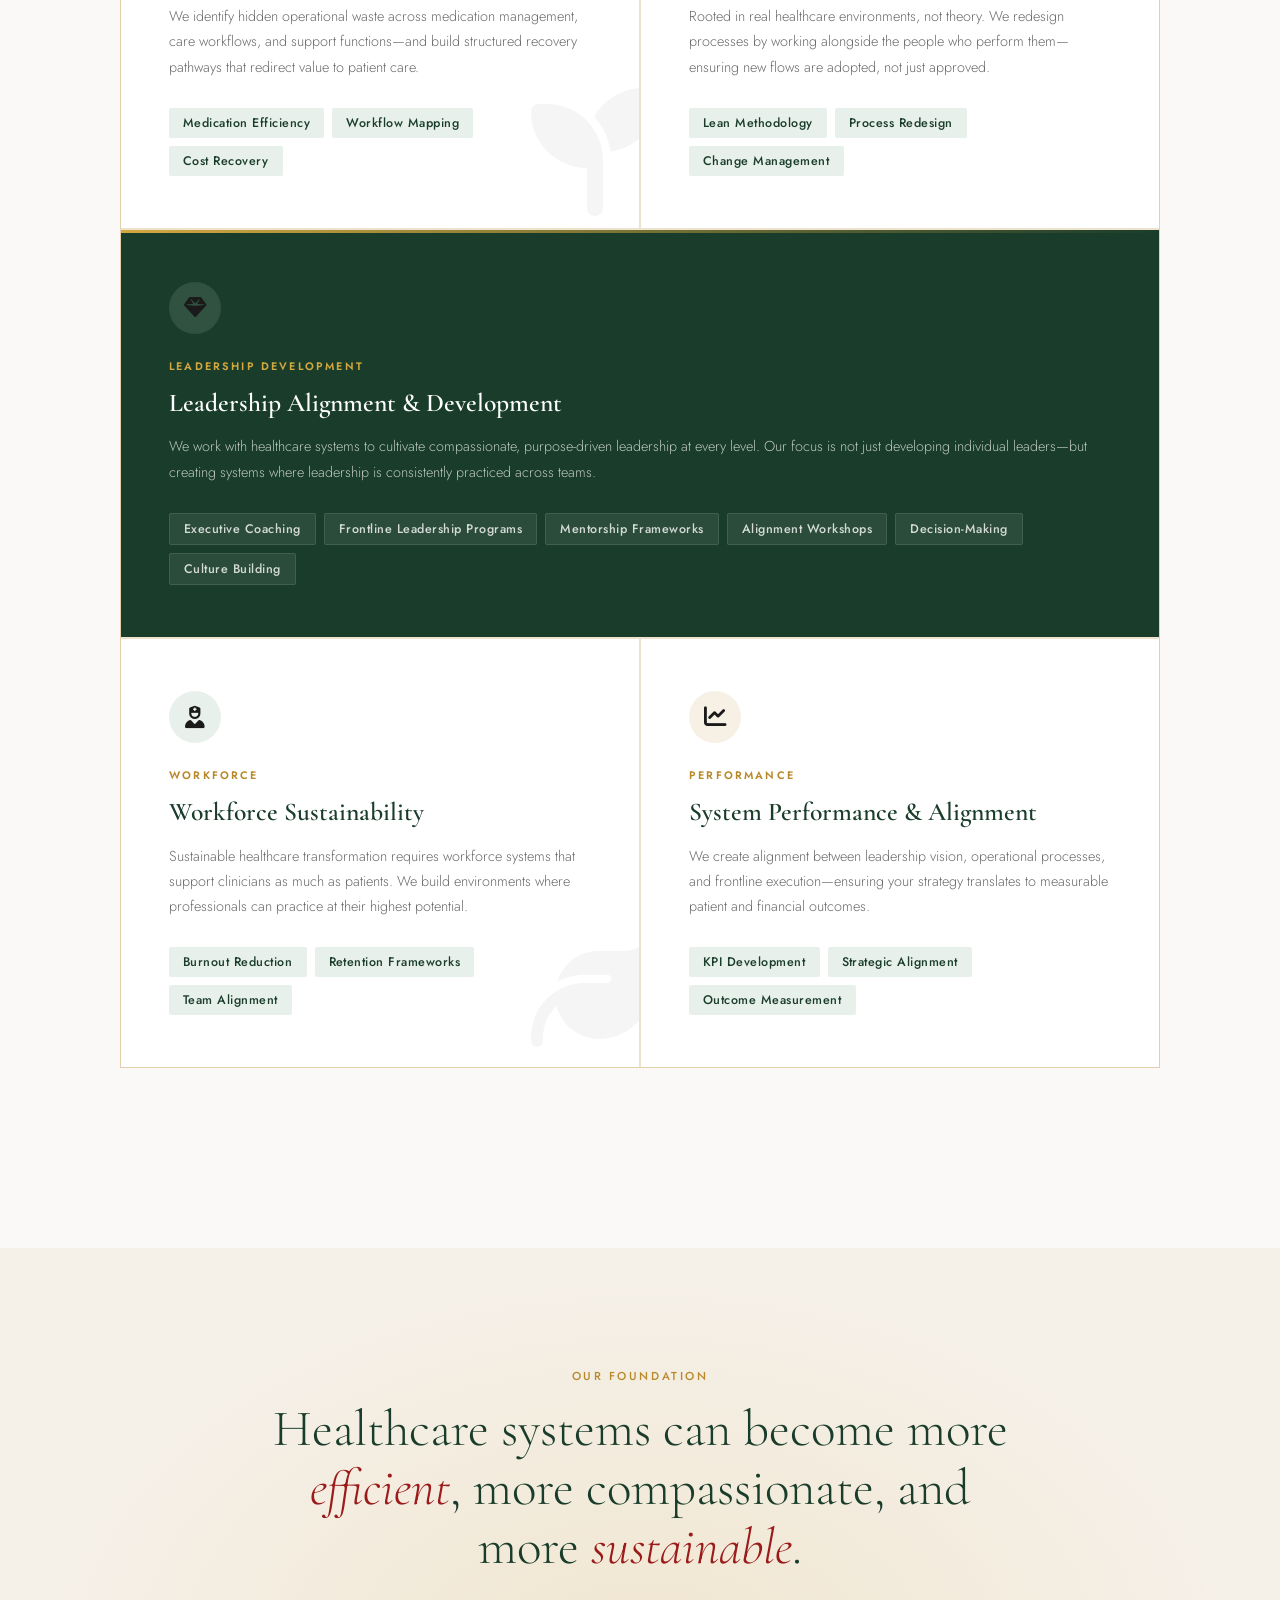
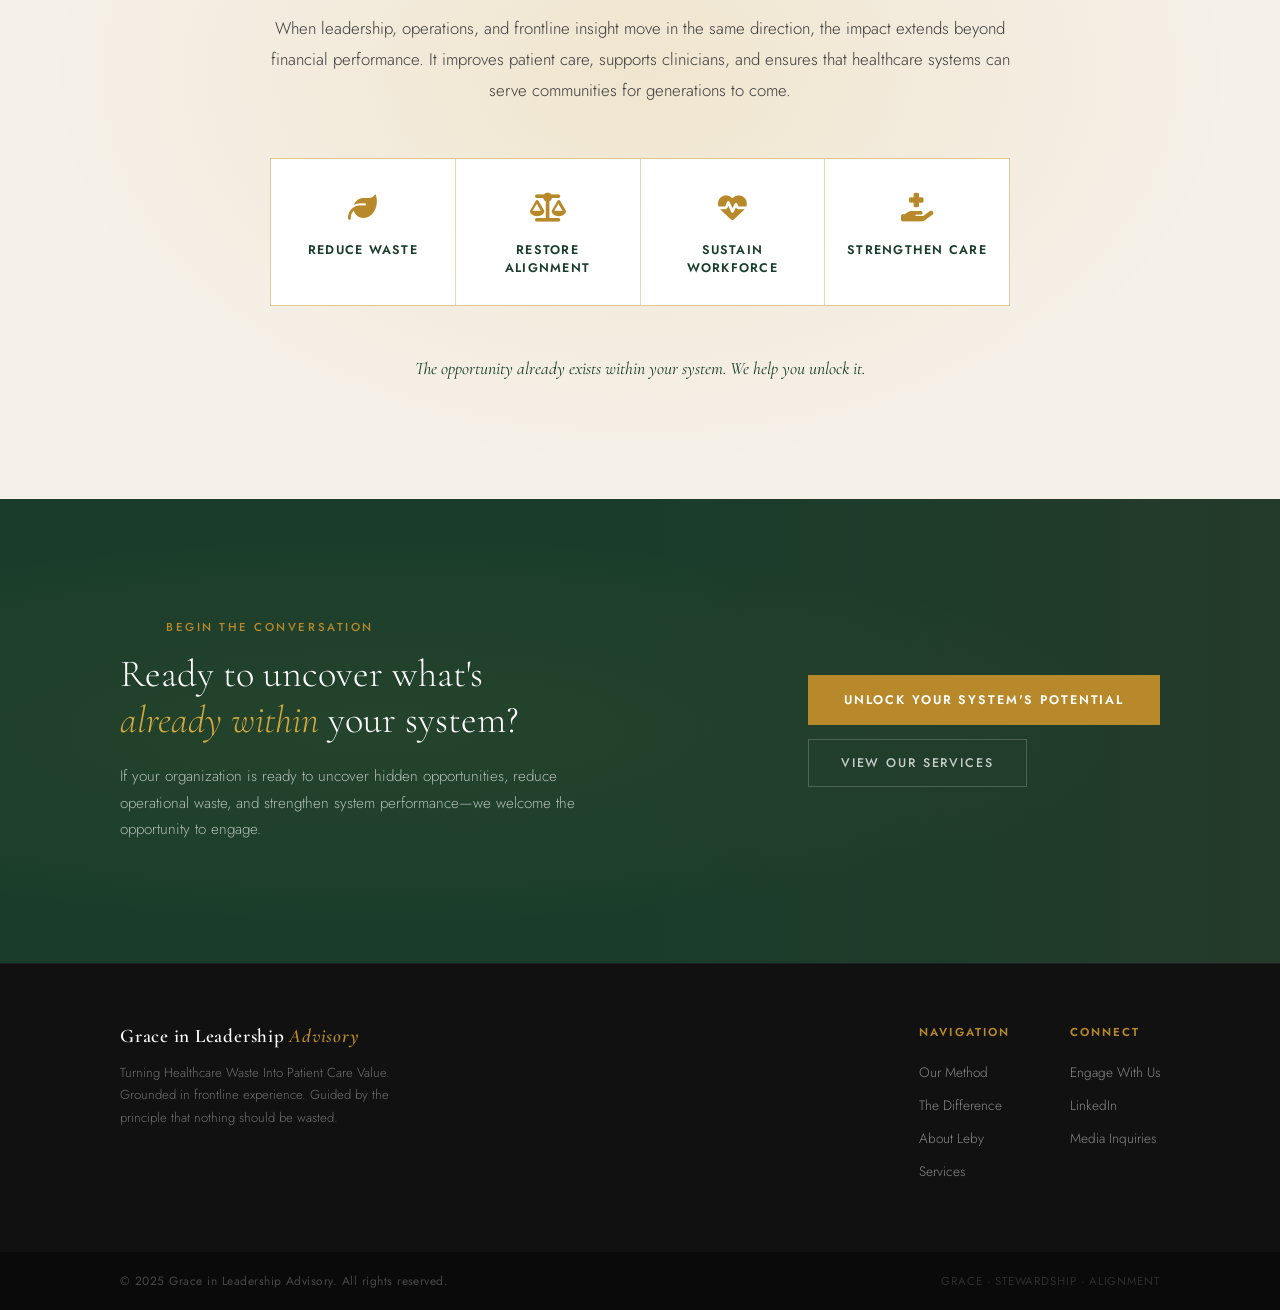
<file: grace-in-leadership.html>
<!DOCTYPE html>
<html lang="en">
<head>
<meta charset="UTF-8">
<meta name="viewport" content="width=device-width, initial-scale=1.0">
<title>Grace in Leadership Advisory</title>
<link href="https://fonts.googleapis.com/css2?family=Cormorant+Garamond:ital,wght@0,300;0,400;0,500;0,600;0,700;1,300;1,400;1,600&family=Jost:wght@300;400;500;600&display=swap" rel="stylesheet">
<link rel="stylesheet" href="https://cdnjs.cloudflare.com/ajax/libs/font-awesome/6.4.0/css/all.min.css">
<link rel="stylesheet" href="styles.css">
</head>
<body>

<!-- NAV -->
<nav>
  <div class="nav-logo">Grace in Leadership <span>Advisory</span></div>
  <ul class="nav-links">
    <li><a href="#methodology">Our Method</a></li>
    <li><a href="#about">About</a></li>
    <li><a href="#services">Services</a></li>
    <li><a href="#contact" class="nav-cta">Engage With Us</a></li>
  </ul>
</nav>

<!-- HERO -->
<section class="hero">
  <div class="hero-left">
    <div class="hero-eyebrow">Healthcare Advisory</div>
    <h1 class="hero-headline">
      Turning Healthcare<br><em>Waste</em> Into<br>Patient Care Value
    </h1>
    <p class="hero-sub">
      We help healthcare systems identify and recover millions of dollars in hidden operational waste—while strengthening patient care, workforce sustainability, and system performance.
    </p>
    <div class="hero-cta-group">
      <a href="#contact" class="btn-primary">Unlock Your System's Potential</a>
      <a href="#methodology" class="btn-ghost">Our Approach</a>
    </div>
  </div>
  <div class="hero-right">
    <div class="logo-display">
      <img src="public/image.png" alt="Grace in Leadership Advisory Logo">
    </div>
  </div>

  <div class="hero-stat-strip">
    <div class="stat-item">
      <span class="stat-num">$10<span>M+</span></span>
      <span class="stat-label">Recoverable Waste per System</span>
    </div>
    <div class="stat-item">
      <span class="stat-num">3</span>
      <span class="stat-label">Core Pillars of Transformation</span>
    </div>
    <div class="stat-item">
      <span class="stat-num">1<span> Mission</span></span>
      <span class="stat-label">Not Consulting — A Calling</span>
    </div>
  </div>
</section>

<!-- OPPORTUNITY BAND -->
<section class="opportunity-band">
  <div class="opp-left">
    <div class="section-eyebrow">The Uncovered Opportunity</div>
    <h2>Hidden waste is already within<br><em>your system</em>.</h2>
  </div>
  <div class="glow-card">
    <div class="glow-amount">$10M – $100M</div>
    <p class="glow-desc">
      Across large healthcare systems, <strong>this level of operational waste often exists within everyday workflows</strong>—hidden in fragmented processes, variation, and system blind spots.<br><br>
      These inefficiencies are difficult to see without a trained lens. Our team is built to <strong>identify what others overlook</strong> and convert that waste into measurable patient care value.
    </p>
  </div>
</section>

<!-- METHODOLOGY -->
<section class="methodology" id="methodology">
  <div class="method-header">
    <div class="section-eyebrow">Our Approach</div>
    <h2 class="section-title">A right combination of methods—<em>not a single solution</em></h2>
  </div>

  <div class="method-grid">
    <div class="method-card">
      <div class="method-num">01</div>
      <i class="fa-solid fa-seedling method-icon"></i>
      <div class="method-title">Lean Operational Redesign</div>
      <p class="method-text">We apply Lean principles organically—rooted in frontline reality, not textbook frameworks. Every workflow is examined for hidden loss, variation, and misalignment between intention and outcome.</p>
      <div class="method-accent"></div>
    </div>

    <div class="method-card">
      <div class="method-num">02</div>
      <i class="fa-solid fa-microscope method-icon"></i>
      <div class="method-title">Operational Waste Identification</div>
      <p class="method-text">With clinical precision, we map the true cost of fragmentation—from medication inefficiencies to care delivery gaps. We surface what accounting systems cannot see.</p>
      <div class="method-accent"></div>
    </div>

    <div class="method-card">
      <div class="method-num">03</div>
      <i class="fa-solid fa-users-viewfinder method-icon"></i>
      <div class="method-title">Leadership Alignment</div>
      <p class="method-text">Strategy without aligned leadership is strategy on paper. We bring vision, operations, and frontline execution into a single coherent direction—so change actually sticks.</p>
      <div class="method-accent"></div>
    </div>
  </div>
</section>

<!-- INSIDE OUT -->
<section class="inside-out" id="difference">
  <div class="inside-out-visual">
    <div class="comparison-block">
      <div class="comparison-row">
        <div class="comp-cell traditional">
          <div class="comp-header">Traditional Consulting</div>
          <p class="comp-item">External perspective only</p>
          <p class="comp-item">Generalized frameworks</p>
          <p class="comp-item">Recommendations without ownership</p>
        </div>
        <div class="comp-cell grace">
          <div class="comp-header">Grace in Leadership</div>
          <p class="comp-item">Built from frontline experience</p>
          <p class="comp-item">Tailored to each system</p>
          <p class="comp-item">Implementation embedded in reality</p>
        </div>
      </div>
      <div style="display:grid;grid-template-columns:1fr 1fr">
        <div style="height:1px;background:rgba(0,0,0,0.06)"></div>
        <div style="height:1px;background:rgba(255,255,255,0.08)"></div>
      </div>
      <div class="comparison-row">
        <div class="comp-cell traditional">
          <p class="comp-item">Change imposed from above</p>
          <p class="comp-item">Metrics over mission</p>
          <p class="comp-item">Engagement ends at report</p>
        </div>
        <div class="comp-cell grace">
          <p class="comp-item">Change shaped by those who do the work</p>
          <p class="comp-item">Mission aligned with metrics</p>
          <p class="comp-item">Partnership through transformation</p>
        </div>
      </div>
    </div>
  </div>

  <div class="inside-content">
    <div class="section-eyebrow">The Inside-Out Difference</div>
    <h2 class="section-title">We've worked <em>inside</em> the system we help redesign</h2>
    <p>Unlike traditional consulting models, our team is composed of healthcare professionals who have worked inside hospitals, pharmacies, and care delivery environments across frontline and leadership roles.</p>
    <p>We understand not only <strong>what needs to change</strong>, but <strong>how to make change work</strong> within real healthcare environments—where culture, workflow, and human dynamics are as important as process diagrams.</p>
    <div class="quote-block">
      <p class="quote-text">This is not consulting. This is a mission.</p>
      <p class="quote-attr">— Grace in Leadership Advisory</p>
    </div>
  </div>
</section>

<!-- STEWARDSHIP / ABOUT -->
<section class="stewardship" id="about">
  <div class="stewardship-inner">
    <div class="stewardship-content">
      <div class="section-eyebrow">The Stewardship Story</div>
      <h2 class="section-title">Rooted in Kerala.<br>Built for Healthcare.</h2>
      <p>Leby Varghese grew up in Kerala, South India, in a culture that deeply values compassion, discipline, and stewardship of resources. From an early age, she was known for her natural inclination to help others and her respect for the responsible use of what is given.</p>
      <p>After arriving in the United States, Leby was struck by the level of waste that can exist within complex systems—and recognized that this challenge was even more significant within healthcare. Hospitals filled with dedicated professionals, yet system complexity and misalignment quietly eroding the value of every resource.</p>
      <p>In 2025, Leby completed her Master of Healthcare Administration (MHA), deepening her understanding that healthcare's challenges are not due to lack of effort—but due to <strong style="color:rgba(255,255,255,0.9)">misalignment within systems</strong>.</p>

      <div class="grandfather-quote">
        <blockquote>"Nothing in life should be wasted... true success is measured by how much we serve others."</blockquote>
        <cite>— Leby's Grandfather · The Philosophy That Guides Our Work</cite>
      </div>
    </div>

    <div class="founder-profile">
      <div class="founder-card">
        <div class="founder-name">Leby Varghese</div>
        <div class="founder-title">PharmD, MHA · Founder</div>
        <p class="founder-bio">Pharmacist turned healthcare operations strategist. Her career spans frontline clinical care and healthcare administration, giving her a rare lens that sees both the human and systemic dimensions of waste.</p>
      </div>
      <div class="founder-kerala">
        <div class="kerala-label">Roots · Kerala, India</div>
        <div class="kerala-text">"Care for people and stewardship of resources—the two values that have shaped every professional decision I have made."</div>
      </div>
      <div style="background:rgba(155,26,26,0.08);border:1px solid rgba(155,26,26,0.2);padding:28px 32px;border-radius:2px">
        <div class="kerala-label" style="color:rgba(255,255,255,0.5)">The Founding Vision</div>
        <div class="kerala-text" style="font-size:1rem">Grace in Leadership Advisory exists because alignment between leadership vision, operational processes, and frontline execution is both rare and recoverable.</div>
      </div>
    </div>
  </div>
</section>

<!-- SERVICES -->
<section class="services" id="services">
  <div class="services-header">
    <div class="section-eyebrow">Service Matrix</div>
    <h2 class="section-title">Leadership Development &amp; Alignment</h2>
    <p>We believe leadership is not defined by title—it is a responsibility and a potential within every individual. Every healthcare professional has the capacity to lead, especially those driven by compassion, excellence, and a desire to serve others.</p>
  </div>

  <div class="services-grid">
    <div class="service-card">
      <div class="service-icon-wrap green"><i class="fa-solid fa-recycle"></i></div>
      <span class="service-tag">Operational</span>
      <div class="service-title">Waste Identification &amp; Recovery</div>
      <p class="service-text">We identify hidden operational waste across medication management, care workflows, and support functions—and build structured recovery pathways that redirect value to patient care.</p>
      <div class="service-items">
        <span class="service-item">Medication Efficiency</span>
        <span class="service-item">Workflow Mapping</span>
        <span class="service-item">Cost Recovery</span>
      </div>
      <div class="leaf-accent"><i class="fa-solid fa-seedling"></i></div>
    </div>

    <div class="service-card">
      <div class="service-icon-wrap gold"><i class="fa-solid fa-chess-knight"></i></div>
      <span class="service-tag">Strategic</span>
      <div class="service-title">Lean Process Redesign</div>
      <p class="service-text">Rooted in real healthcare environments, not theory. We redesign processes by working alongside the people who perform them—ensuring new flows are adopted, not just approved.</p>
      <div class="service-items">
        <span class="service-item">Lean Methodology</span>
        <span class="service-item">Process Redesign</span>
        <span class="service-item">Change Management</span>
      </div>
    </div>

    <div class="service-card featured">
      <div class="service-icon-wrap white"><i class="fa-solid fa-gem"></i></div>
      <span class="service-tag">Leadership Development</span>
      <div class="service-title">Leadership Alignment &amp; Development</div>
      <p class="service-text">We work with healthcare systems to cultivate compassionate, purpose-driven leadership at every level. Our focus is not just developing individual leaders—but creating systems where leadership is consistently practiced across teams.</p>
      <div class="service-items">
        <span class="service-item">Executive Coaching</span>
        <span class="service-item">Frontline Leadership Programs</span>
        <span class="service-item">Mentorship Frameworks</span>
        <span class="service-item">Alignment Workshops</span>
        <span class="service-item">Decision-Making</span>
        <span class="service-item">Culture Building</span>
      </div>
    </div>

    <div class="service-card">
      <div class="service-icon-wrap green"><i class="fa-solid fa-user-nurse"></i></div>
      <span class="service-tag">Workforce</span>
      <div class="service-title">Workforce Sustainability</div>
      <p class="service-text">Sustainable healthcare transformation requires workforce systems that support clinicians as much as patients. We build environments where professionals can practice at their highest potential.</p>
      <div class="service-items">
        <span class="service-item">Burnout Reduction</span>
        <span class="service-item">Retention Frameworks</span>
        <span class="service-item">Team Alignment</span>
      </div>
      <div class="leaf-accent"><i class="fa-solid fa-leaf"></i></div>
    </div>

    <div class="service-card">
      <div class="service-icon-wrap gold"><i class="fa-solid fa-chart-line"></i></div>
      <span class="service-tag">Performance</span>
      <div class="service-title">System Performance &amp; Alignment</div>
      <p class="service-text">We create alignment between leadership vision, operational processes, and frontline execution—ensuring your strategy translates to measurable patient and financial outcomes.</p>
      <div class="service-items">
        <span class="service-item">KPI Development</span>
        <span class="service-item">Strategic Alignment</span>
        <span class="service-item">Outcome Measurement</span>
      </div>
    </div>
  </div>
</section>

<!-- BELIEF -->
<section class="belief">
  <div class="belief-inner">
    <div class="section-eyebrow">Our Foundation</div>
    <h2 class="belief-title">Healthcare systems can become more <em>efficient</em>, more compassionate, and more <em>sustainable</em>.</h2>
    <p class="belief-text">When leadership, operations, and frontline insight move in the same direction, the impact extends beyond financial performance. It improves patient care, supports clinicians, and ensures that healthcare systems can serve communities for generations to come.</p>
    <div class="pillar-strip">
      <div class="pillar">
        <div class="pillar-icon"><i class="fa-solid fa-leaf"></i></div>
        <div class="pillar-label">Reduce Waste</div>
      </div>
      <div class="pillar">
        <div class="pillar-icon"><i class="fa-solid fa-scale-balanced"></i></div>
        <div class="pillar-label">Restore Alignment</div>
      </div>
      <div class="pillar">
        <div class="pillar-icon"><i class="fa-solid fa-heart-pulse"></i></div>
        <div class="pillar-label">Sustain Workforce</div>
      </div>
      <div class="pillar">
        <div class="pillar-icon"><i class="fa-solid fa-hand-holding-medical"></i></div>
        <div class="pillar-label">Strengthen Care</div>
      </div>
    </div>
    <p style="font-size:1.1rem;color:var(--forest);font-family:'Cormorant Garamond',serif;font-style:italic;font-weight:400">
      The opportunity already exists within your system. We help you unlock it.
    </p>
  </div>
</section>

<!-- CTA -->
<section class="cta-section" id="contact">
  <div class="cta-content">
    <div class="section-eyebrow">Begin the Conversation</div>
    <h2 class="cta-title">Ready to uncover what's<br><em>already within</em> your system?</h2>
    <p class="cta-sub">If your organization is ready to uncover hidden opportunities, reduce operational waste, and strengthen system performance—we welcome the opportunity to engage.</p>
  </div>
  <div class="cta-actions">
    <a href="mailto:info@graceinleadershipadvisory.com" class="btn-primary" style="white-space:nowrap">Unlock Your System's Potential</a>
    <a href="#services" class="btn-secondary">View Our Services</a>
  </div>
</section>

<!-- FOOTER -->
<footer>
  <div class="footer-brand">
    <span class="nav-logo">Grace in Leadership <span>Advisory</span></span>
    <p>Turning Healthcare Waste Into Patient Care Value. Grounded in frontline experience. Guided by the principle that nothing should be wasted.</p>
  </div>
  <div class="footer-col">
    <h4>Navigation</h4>
    <ul>
      <li><a href="#methodology">Our Method</a></li>
      <li><a href="#difference">The Difference</a></li>
      <li><a href="#about">About Leby</a></li>
      <li><a href="#services">Services</a></li>
    </ul>
  </div>
  <div class="footer-col">
    <h4>Connect</h4>
    <ul>
      <li><a href="#contact">Engage With Us</a></li>
      <li><a href="#">LinkedIn</a></li>
      <li><a href="#">Media Inquiries</a></li>
    </ul>
  </div>
</footer>
<div class="footer-bottom">
  <p>© 2025 Grace in Leadership Advisory. All rights reserved.</p>
  <p style="color:rgba(255,255,255,0.15);font-size:0.72rem;letter-spacing:0.08em">GRACE · STEWARDSHIP · ALIGNMENT</p>
</div>

</body>
</html>
</file>
<file: styles.css>
:root {
  --forest: #1a3d2b;
  --forest-light: #2a5a3f;
  --forest-pale: #e8f0eb;
  --crimson: #9b1a1a;
  --crimson-light: #c42b2b;
  --gold: #b8892a;
  --gold-light: #d4a83e;
  --gold-glow: rgba(212, 168, 62, 0.15);
  --gold-glow-strong: rgba(212, 168, 62, 0.35);
  --white: #ffffff;
  --off-white: #faf9f7;
  --cream: #f5f0e8;
  --text-dark: #1a1a1a;
  --text-mid: #3a3a3a;
  --text-light: #6a6a6a;
  --border: rgba(184, 137, 42, 0.2);
}

* {
  margin: 0;
  padding: 0;
  box-sizing: border-box;
}

html {
  scroll-behavior: smooth;
  overflow-x: hidden;
}

body {
  font-family: 'Jost', sans-serif;
  background: var(--off-white);
  color: var(--text-dark);
  overflow-x: hidden;
  width: 100%;
}

/* ─── NAV ─── */
nav {
  position: fixed;
  top: 0;
  left: 0;
  right: 0;
  z-index: 100;
  padding: 18px 60px;
  display: flex;
  align-items: center;
  justify-content: space-between;
  background: rgba(250, 249, 247, 0.96);
  backdrop-filter: blur(16px);
  border-bottom: 1px solid var(--border);
  transition: all 0.35s cubic-bezier(0.4, 0, 0.2, 1);
  max-width: 100vw;
  overflow: hidden;
}

.nav-logo {
  font-family: 'Cormorant Garamond', serif;
  font-size: 1.1rem;
  font-weight: 600;
  color: var(--forest);
  letter-spacing: 0.04em;
}

.nav-logo span {
  color: var(--gold);
  font-style: italic;
}

.nav-links {
  display: flex;
  gap: 40px;
  list-style: none;
  align-items: center;
}

.nav-links a {
  font-size: 0.78rem;
  letter-spacing: 0.12em;
  text-transform: uppercase;
  color: var(--text-mid);
  text-decoration: none;
  font-weight: 500;
  transition: color 0.2s;
  position: relative;
  padding-bottom: 3px;
}

.nav-links a::after {
  content: '';
  position: absolute;
  bottom: 0;
  left: 0;
  right: 0;
  height: 2px;
  background: var(--gold);
  border-radius: 1px;
  transform: scaleX(0);
  transform-origin: left;
  transition: transform 0.25s ease;
}

.nav-links a:hover {
  color: var(--gold);
}

.nav-links a:hover::after {
  transform: scaleX(1);
}

/* UPGRADED: Forest green CTA, gold reserved for accents */
.nav-cta {
  background: var(--forest) !important;
  color: white !important;
  padding: 10px 24px !important;
  border-radius: 2px;
  letter-spacing: 0.1em !important;
  transition: background 0.2s !important;
}

.nav-cta::after {
  display: none;
}

.nav-cta:hover {
  background: var(--forest-light) !important;
  color: white !important;
}

/* ─── HERO ─── */
.hero {
  min-height: 100vh;
  display: grid;
  grid-template-columns: 1fr 1fr;
  position: relative;
  overflow: hidden;
}

.hero-left {
  background: var(--forest);
  padding: 160px 80px 100px 80px;
  display: flex;
  flex-direction: column;
  justify-content: center;
  position: relative;
  overflow: hidden;
}

/* UPGRADED: Rich layered background texture */
.hero-left::before {
  content: '';
  position: absolute;
  inset: 0;
  background:
    radial-gradient(ellipse at 20% 80%, rgba(155, 26, 26, 0.15) 0%, transparent 60%),
    radial-gradient(ellipse at 80% 20%, rgba(184, 137, 42, 0.1) 0%, transparent 50%);
}



.hero-eyebrow {
  font-size: 0.72rem;
  letter-spacing: 0.25em;
  text-transform: uppercase;
  color: var(--gold);
  margin-bottom: 28px;
  font-weight: 500;
  position: relative;
  display: flex;
  align-items: center;
  gap: 16px;
}

.hero-eyebrow::before {
  content: '';
  width: 40px;
  height: 1px;
  background: var(--gold);
  display: inline-block;
}

.hero-headline {
  font-family: 'Cormorant Garamond', serif;
  font-size: clamp(2.8rem, 4.5vw, 4.2rem);
  font-weight: 300;
  line-height: 1.12;
  color: white;
  margin-bottom: 36px;
  position: relative;
}

.hero-headline em {
  font-style: italic;
  color: var(--gold-light);
}

.hero-sub {
  font-size: 1.05rem;
  line-height: 1.75;
  color: rgba(255, 255, 255, 0.72);
  max-width: 440px;
  margin-bottom: 52px;
  font-weight: 300;
  position: relative;
}

.hero-cta-group {
  display: flex;
  gap: 16px;
  flex-wrap: wrap;
  position: relative;
}

.btn-primary {
  background: var(--gold);
  color: white;
  padding: 16px 36px;
  border: none;
  font-family: 'Jost', sans-serif;
  font-size: 0.78rem;
  letter-spacing: 0.15em;
  text-transform: uppercase;
  font-weight: 600;
  cursor: pointer;
  text-decoration: none;
  display: inline-block;
  transition: all 0.25s;
  position: relative;
  overflow: hidden;
}

.btn-primary:hover {
  background: var(--gold-light);
  transform: translateY(-2px);
  box-shadow: 0 12px 32px rgba(184, 137, 42, 0.35);
}

.btn-ghost {
  background: transparent;
  color: rgba(255, 255, 255, 0.75);
  padding: 16px 36px;
  border: 1px solid rgba(255, 255, 255, 0.25);
  font-family: 'Jost', sans-serif;
  font-size: 0.78rem;
  letter-spacing: 0.15em;
  text-transform: uppercase;
  font-weight: 500;
  cursor: pointer;
  text-decoration: none;
  display: inline-block;
  transition: all 0.25s;
}

.btn-ghost:hover {
  border-color: var(--gold);
  color: var(--gold);
}

.hero-right {
  background: var(--cream);
  display: flex;
  flex-direction: column;
  justify-content: center;
  align-items: center;
  padding: 120px 60px;
  position: relative;
  overflow: hidden;
}

.hero-right::before {
  content: '';
  position: absolute;
  width: 500px;
  height: 500px;
  border-radius: 50%;
  background: radial-gradient(circle, var(--gold-glow-strong) 0%, transparent 70%);
  pointer-events: none;
}


.logo-display {
  position: relative;
  z-index: 1;
  text-align: center;
}

.logo-display img {
  width: 340px;
  max-width: 100%;
  filter: drop-shadow(0 20px 60px rgba(184, 137, 42, 0.25));
  animation: float 6s ease-in-out infinite;
}

@keyframes float {

  0%,
  100% {
    transform: translateY(0);
  }

  50% {
    transform: translateY(-10px);
  }
}

/* UPGRADED: Stat strip with featured center stat */
.hero-stat-strip {
  position: absolute;
  bottom: 0;
  left: 0;
  right: 0;
  background: white;
  border-top: 1px solid var(--border);
  display: flex;
  justify-content: center;
  align-items: stretch;
  padding: 0;
}

.stat-item {
  text-align: center;
  padding: 28px 52px;
  position: relative;
  flex: 1;
  transition: background 0.2s;
}

.stat-item:hover {
  background: #faf7f0;
}


.stat-item+.stat-item {
  border-left: 1px solid var(--border);
}

.stat-num {
  font-family: 'Jost', sans-serif;
  font-size: 2.2rem;
  font-weight: 600;
  font-variant-numeric: lining-nums tabular-nums;
  color: var(--forest);
  display: block;
  line-height: 1;
}

.stat-num span {
  color: var(--gold);
}

.stat-label {
  font-size: 0.72rem;
  letter-spacing: 0.12em;
  text-transform: uppercase;
  color: var(--text-light);
  margin-top: 6px;
  display: block;
  font-weight: 500;
}

/* ─── OPPORTUNITY BAND ─── */
.opportunity-band {
  background: var(--forest);
  padding: 80px 120px;
  display: grid;
  grid-template-columns: 1fr 1fr;
  gap: 80px;
  align-items: center;
  position: relative;
  overflow: hidden;
}

.opportunity-band::before {
  content: '';
  position: absolute;
  right: -100px;
  top: 50%;
  transform: translateY(-50%);
  width: 400px;
  height: 400px;
  border-radius: 50%;
  background: radial-gradient(circle, rgba(212, 168, 62, 0.12) 0%, transparent 70%);
}

.opp-left .section-eyebrow {
  color: var(--gold);
  margin-bottom: 24px;
}

.opp-left h2 {
  font-family: 'Cormorant Garamond', serif;
  font-size: clamp(2rem, 3vw, 3rem);
  font-weight: 300;
  color: white;
  line-height: 1.2;
}

.opp-left h2 em {
  font-style: italic;
  color: var(--gold-light);
}

.glow-card {
  background: rgba(255, 255, 255, 0.04);
  border: 1px solid rgba(212, 168, 62, 0.3);
  border-radius: 4px;
  padding: 36px 40px;
  position: relative;
  overflow: hidden;
}

.glow-card::before {
  content: '';
  position: absolute;
  top: 0;
  left: 0;
  right: 0;
  height: 2px;
  background: linear-gradient(90deg, transparent, var(--gold), transparent);
}

.glow-card::after {
  content: '';
  position: absolute;
  inset: 0;
  background: radial-gradient(ellipse at 50% 0%, rgba(212, 168, 62, 0.08) 0%, transparent 60%);
  pointer-events: none;
}

.glow-amount {
  font-family: 'Jost', sans-serif;
  font-size: 3.5rem;
  font-weight: 600;
  font-variant-numeric: lining-nums tabular-nums;
  color: var(--gold-light);
  line-height: 1;
  margin-bottom: 12px;
}

.glow-desc {
  color: rgba(255, 255, 255, 0.75);
  font-size: 1rem;
  line-height: 1.7;
  font-weight: 300;
}

.glow-desc strong {
  color: white;
  font-weight: 500;
}

/* ─── SECTION SHARED ─── */
.section-eyebrow {
  font-size: 0.72rem;
  letter-spacing: 0.22em;
  text-transform: uppercase;
  color: var(--gold);
  font-weight: 500;
  margin-bottom: 16px;
  display: flex;
  align-items: center;
  gap: 14px;
}

.section-eyebrow::before {
  content: '';
  width: 32px;
  height: 1px;
  background: currentColor;
  display: inline-block;
  flex-shrink: 0;
}

.section-title {
  font-family: 'Cormorant Garamond', serif;
  font-size: clamp(2.2rem, 3.5vw, 3.2rem);
  font-weight: 400;
  line-height: 1.18;
  color: var(--forest);
}

/* ─── METHODOLOGY ─── */
.methodology {
  padding: 120px 120px;
  background: var(--off-white);
}

.method-header {
  max-width: 600px;
  margin-bottom: 80px;
}

.method-grid {
  display: grid;
  grid-template-columns: repeat(3, 1fr);
  gap: 2px;
  background: var(--border);
  border: 1px solid var(--border);
}

.method-card {
  background: white;
  padding: 52px 40px;
  position: relative;
  overflow: hidden;
  transition: all 0.35s cubic-bezier(0.4, 0, 0.2, 1);
}

.method-card:hover {
  background: var(--forest);
  cursor: default;
}

.method-card:hover .method-title {
  color: white;
}

.method-card:hover .method-text {
  color: rgba(255, 255, 255, 0.7);
}

.method-card:hover .method-icon-wrap {
  background: rgba(212, 168, 62, 0.2);
}

.method-card:hover .method-icon {
  color: var(--gold-light);
}

.method-card:hover .method-num {
  color: rgba(255, 255, 255, 0.07);
}

.method-num {
  font-family: 'Jost', sans-serif;
  font-size: 5rem;
  font-weight: 700;
  font-variant-numeric: lining-nums tabular-nums;
  color: var(--forest-pale);
  line-height: 1;
  margin-bottom: 20px;
  transition: color 0.35s;
  /* UPGRADED: number as subtle watermark top-right */
  position: absolute;
  top: 20px;
  right: 24px;
  font-size: 4rem;
}

/* UPGRADED: Icon in a circle */
.method-icon-wrap {
  width: 52px;
  height: 52px;
  border-radius: 50%;
  background: var(--forest-pale);
  display: flex;
  align-items: center;
  justify-content: center;
  margin-bottom: 20px;
  transition: background 0.35s;
}

.method-icon {
  font-size: 1.4rem;
  color: var(--forest);
  transition: color 0.35s;
}

.method-title {
  font-family: 'Cormorant Garamond', serif;
  font-size: 1.5rem;
  font-weight: 600;
  color: var(--forest);
  margin-bottom: 16px;
  transition: color 0.35s;
  line-height: 1.2;
}

.method-text {
  font-size: 0.9rem;
  line-height: 1.75;
  color: var(--text-light);
  font-weight: 300;
  transition: color 0.35s;
}

/* UPGRADED: Full-width gold bar on hover (not scaleX) */
.method-accent {
  position: absolute;
  bottom: 0;
  left: 0;
  right: 0;
  height: 3px;
  background: linear-gradient(90deg, var(--gold), var(--gold-light));
  transform: scaleX(0);
  transform-origin: left;
  transition: transform 0.35s ease;
}

.method-card:hover .method-accent {
  transform: scaleX(1);
}

/* ─── PHILOSOPHY PULL-QUOTE BAND (NEW) ─── */
.philosophy-band {
  background: var(--cream);
  padding: 80px 120px;
  text-align: center;
  position: relative;
  overflow: hidden;
  border-top: 1px solid var(--border);
  border-bottom: 1px solid var(--border);
}

.philosophy-band::before {
  content: '';
  position: absolute;
  left: 120px;
  top: 50%;
  transform: translateY(-50%);
  width: 1px;
  height: 80px;
  background: linear-gradient(to bottom, transparent, var(--gold), transparent);
}

.philosophy-band::after {
  content: '';
  position: absolute;
  right: 120px;
  top: 50%;
  transform: translateY(-50%);
  width: 1px;
  height: 80px;
  background: linear-gradient(to bottom, transparent, var(--gold), transparent);
}

.philosophy-band .section-eyebrow {
  justify-content: center;
  margin-bottom: 24px;
}

.philosophy-band .section-eyebrow::before {
  display: none;
}

.philosophy-quote {
  font-family: 'Cormorant Garamond', serif;
  font-size: clamp(1.6rem, 3vw, 2.4rem);
  font-weight: 300;
  font-style: italic;
  color: var(--forest);
  line-height: 1.45;
  max-width: 700px;
  margin: 0 auto 24px;
}

.philosophy-attr {
  font-size: 0.75rem;
  letter-spacing: 0.18em;
  text-transform: uppercase;
  color: var(--gold);
  font-weight: 500;
  font-family: 'Jost', sans-serif;
}

/* ─── INSIDE OUT ─── */
.inside-out {
  background: var(--cream);
  padding: 120px;
  display: grid;
  grid-template-columns: 1fr 1fr;
  gap: 100px;
  align-items: center;
}

.comparison-block {
  border-radius: 4px;
  overflow: hidden;
  box-shadow: 0 20px 60px rgba(26, 61, 43, 0.08);
}

.comparison-row {
  display: grid;
  grid-template-columns: 1fr 1fr;
}

.comp-cell {
  padding: 28px 32px;
  position: relative;
}

.comp-cell.traditional {
  background: #f0ece4;
  border-right: 1px solid rgba(0, 0, 0, 0.06);
}

.comp-cell.grace {
  background: var(--forest);
}

.comp-header {
  font-size: 0.68rem;
  letter-spacing: 0.18em;
  text-transform: uppercase;
  font-weight: 600;
  margin-bottom: 12px;
}

.comp-cell.traditional .comp-header {
  color: var(--text-light);
}

.comp-cell.grace .comp-header {
  color: var(--gold);
}

.comp-item {
  font-size: 0.88rem;
  line-height: 1.65;
  margin-bottom: 10px;
  padding-left: 16px;
  position: relative;
}

.comp-item::before {
  content: '-';
  position: absolute;
  left: 0;
  font-size: 0.7rem;
}

.comp-cell.traditional .comp-item {
  color: var(--text-mid);
}

.comp-cell.traditional .comp-item::before {
  color: var(--text-light);
}

.comp-cell.grace .comp-item {
  color: rgba(255, 255, 255, 0.8);
  font-weight: 300;
}

.comp-cell.grace .comp-item::before {
  color: var(--gold);
}

.inside-content .section-title {
  margin-bottom: 28px;
}

.inside-content p {
  font-size: 1rem;
  line-height: 1.8;
  color: var(--text-mid);
  font-weight: 300;
  margin-bottom: 20px;
}

.quote-block {
  margin-top: 40px;
  border-left: 3px solid var(--gold);
  padding: 24px 32px;
  background: white;
  position: relative;
  box-shadow: 0 4px 20px rgba(0, 0, 0, 0.04);
}

.quote-block::before {
  content: '\201C';
  font-family: 'Cormorant Garamond', serif;
  font-size: 5rem;
  color: var(--gold-glow-strong);
  position: absolute;
  top: -10px;
  left: 20px;
  line-height: 1;
}

.quote-text {
  font-family: 'Cormorant Garamond', serif;
  font-size: 1.25rem;
  font-style: italic;
  color: var(--forest);
  line-height: 1.6;
  position: relative;
  z-index: 1;
}

.quote-attr {
  margin-top: 12px;
  font-size: 0.78rem;
  letter-spacing: 0.1em;
  color: var(--gold);
  text-transform: uppercase;
  font-weight: 500;
}

/* ─── STEWARDSHIP ─── */
.stewardship {
  background: var(--forest);
  padding: 140px 120px;
  position: relative;
  overflow: hidden;
}

.stewardship::before {
  content: '';
  position: absolute;
  left: -200px;
  top: 50%;
  transform: translateY(-50%);
  width: 600px;
  height: 600px;
  border-radius: 50%;
  background: radial-gradient(circle, rgba(155, 26, 26, 0.12) 0%, transparent 70%);
}

.stewardship::after {
  content: '';
  position: absolute;
  right: 0;
  top: 0;
  bottom: 0;
  width: 40%;
  background: linear-gradient(to left, rgba(212, 168, 62, 0.04), transparent);
}

.stewardship-inner {
  display: grid;
  grid-template-columns: 1.2fr 1fr;
  gap: 120px;
  align-items: center;
  position: relative;
  z-index: 1;
}

.stewardship-content .section-eyebrow {
  color: var(--gold);
}

.stewardship-content .section-title {
  color: white;
  margin-bottom: 32px;
}

.stewardship-content p {
  font-size: 1.02rem;
  line-height: 1.85;
  color: rgba(255, 255, 255, 0.72);
  font-weight: 300;
  margin-bottom: 24px;
}

.grandfather-quote {
  background: rgba(255, 255, 255, 0.04);
  border: 1px solid rgba(212, 168, 62, 0.35);
  padding: 40px 44px;
  position: relative;
  margin-top: 48px;
}

.grandfather-quote::before {
  content: '';
  position: absolute;
  top: 0;
  left: 0;
  right: 0;
  height: 2px;
  background: linear-gradient(90deg, transparent, var(--gold), transparent);
}

.grandfather-quote::after {
  content: '';
  position: absolute;
  inset: 0;
  background: radial-gradient(ellipse at center top, var(--gold-glow) 0%, transparent 65%);
  pointer-events: none;
}

.grandfather-quote blockquote {
  font-family: 'Cormorant Garamond', serif;
  font-size: 1.45rem;
  font-style: italic;
  color: rgba(255, 255, 255, 0.9);
  line-height: 1.6;
  margin-bottom: 20px;
  position: relative;
  z-index: 1;
}

.grandfather-quote cite {
  font-size: 0.75rem;
  letter-spacing: 0.15em;
  color: var(--gold);
  text-transform: uppercase;
  font-style: normal;
  font-weight: 500;
}

.founder-profile {
  display: flex;
  flex-direction: column;
  gap: 28px;
}

.founder-card {
  background: rgba(255, 255, 255, 0.05);
  border: 1px solid rgba(255, 255, 255, 0.08);
  padding: 40px;
  border-radius: 2px;
  transition: border-color 0.3s;
}

.founder-card:hover {
  border-color: rgba(212, 168, 62, 0.3);
}

.founder-name {
  font-family: 'Cormorant Garamond', serif;
  font-size: 1.8rem;
  font-weight: 500;
  color: white;
  margin-bottom: 4px;
}

.founder-title {
  font-size: 0.78rem;
  letter-spacing: 0.12em;
  color: var(--gold);
  text-transform: uppercase;
  font-weight: 500;
  margin-bottom: 24px;
}

.founder-bio {
  font-size: 0.9rem;
  line-height: 1.75;
  color: rgba(255, 255, 255, 0.6);
  font-weight: 300;
}

.founder-kerala {
  background: rgba(212, 168, 62, 0.08);
  border: 1px solid rgba(212, 168, 62, 0.2);
  padding: 28px 32px;
  border-radius: 2px;
}

.kerala-label {
  font-size: 0.7rem;
  letter-spacing: 0.2em;
  text-transform: uppercase;
  color: var(--gold);
  font-weight: 600;
  margin-bottom: 8px;
}

.kerala-text {
  font-family: 'Cormorant Garamond', serif;
  font-size: 1.15rem;
  color: rgba(255, 255, 255, 0.75);
  font-style: italic;
  line-height: 1.5;
}

/* ─── SERVICES ─── */
.services {
  padding: 120px;
  background: var(--off-white);
}

.services-header {
  max-width: 640px;
  margin-bottom: 80px;
}

.services-header .section-title {
  margin-bottom: 20px;
}

.services-header p {
  font-size: 1rem;
  line-height: 1.8;
  color: var(--text-light);
  font-weight: 300;
}

.services-grid {
  display: grid;
  grid-template-columns: repeat(2, 1fr);
  gap: 2px;
  background: var(--border);
  border: 1px solid var(--border);
  margin-bottom: 60px;
}

.service-card {
  background: white;
  padding: 52px 48px;
  position: relative;
  overflow: hidden;
  transition: all 0.3s;
}

.service-card:hover {
  background: var(--forest-pale);
}

.service-card.featured {
  background: var(--forest);
  grid-column: span 2;
}

/* UPGRADED: service card top border accent on hover */
.service-card::before {
  content: '';
  position: absolute;
  top: 0;
  left: 0;
  right: 0;
  height: 3px;
  background: var(--gold);
  transform: scaleX(0);
  transform-origin: left;
  transition: transform 0.35s ease;
}

.service-card:not(.featured):hover::before {
  transform: scaleX(1);
}

.service-card.featured::before {
  transform: scaleX(1);
  background: linear-gradient(90deg, var(--gold-light), transparent);
}

.service-icon-wrap {
  width: 52px;
  height: 52px;
  border-radius: 50%;
  display: flex;
  align-items: center;
  justify-content: center;
  margin-bottom: 24px;
  font-size: 1.4rem;
  transition: transform 0.3s;
}

.service-card:hover .service-icon-wrap {
  transform: scale(1.08);
}

.service-icon-wrap.green {
  background: var(--forest-pale);
}

.service-icon-wrap.gold {
  background: rgba(184, 137, 42, 0.12);
}

.service-icon-wrap.white {
  background: rgba(255, 255, 255, 0.1);
}

.service-tag {
  font-size: 0.68rem;
  letter-spacing: 0.2em;
  text-transform: uppercase;
  font-weight: 600;
  margin-bottom: 14px;
  display: block;
}

.service-card:not(.featured) .service-tag {
  color: var(--gold);
}

.service-card.featured .service-tag {
  color: var(--gold-light);
}

.service-title {
  font-family: 'Cormorant Garamond', serif;
  font-size: 1.6rem;
  font-weight: 600;
  margin-bottom: 16px;
  line-height: 1.2;
  color: var(--forest);
  transition: color 0.3s;
}

.service-card.featured .service-title {
  color: white;
}

.service-text {
  font-size: 0.9rem;
  line-height: 1.75;
  color: var(--text-light);
  font-weight: 300;
  margin-bottom: 28px;
  transition: color 0.3s;
}

.service-card.featured .service-text {
  color: rgba(255, 255, 255, 0.7);
}

.service-items {
  list-style: none;
  display: flex;
  flex-wrap: wrap;
  gap: 8px;
}

.service-item {
  font-size: 0.78rem;
  padding: 6px 14px;
  border-radius: 2px;
  font-weight: 500;
  letter-spacing: 0.04em;
}

.service-card:not(.featured) .service-item {
  background: var(--forest-pale);
  color: var(--forest);
}

.service-card.featured .service-item {
  background: rgba(255, 255, 255, 0.08);
  color: rgba(255, 255, 255, 0.8);
  border: 1px solid rgba(255, 255, 255, 0.1);
}

.leaf-accent {
  position: absolute;
  right: -20px;
  bottom: -20px;
  opacity: 0.04;
  font-size: 8rem;
  user-select: none;
}

/* ─── BELIEF ─── */
.belief {
  background: var(--cream);
  padding: 120px;
  text-align: center;
  position: relative;
  overflow: hidden;
}

.belief::before {
  content: '';
  position: absolute;
  inset: 0;
  background: radial-gradient(ellipse at center, var(--gold-glow) 0%, transparent 65%);
}

.belief-inner {
  position: relative;
  z-index: 1;
  max-width: 740px;
  margin: 0 auto;
}

.belief-inner .section-eyebrow {
  justify-content: center;
}

.belief-inner .section-eyebrow::before {
  display: none;
}

.belief-title {
  font-family: 'Cormorant Garamond', serif;
  font-size: clamp(2.4rem, 4vw, 3.8rem);
  font-weight: 300;
  color: var(--forest);
  line-height: 1.15;
  margin-bottom: 36px;
}

.belief-title em {
  font-style: italic;
  color: var(--crimson);
}

.belief-text {
  font-size: 1.05rem;
  line-height: 1.85;
  color: var(--text-mid);
  font-weight: 300;
  margin-bottom: 52px;
}

.pillar-strip {
  display: flex;
  gap: 1px;
  background: var(--border);
  border: 1px solid var(--border);
  margin-bottom: 52px;
}

.pillar {
  flex: 1;
  background: white;
  padding: 28px 20px;
  text-align: center;
  transition: background 0.25s;
}

.pillar:hover {
  background: var(--forest-pale);
}

.pillar-icon {
  font-size: 1.8rem;
  margin-bottom: 12px;
  color: var(--gold);
}

.pillar-label {
  font-size: 0.78rem;
  letter-spacing: 0.1em;
  text-transform: uppercase;
  color: var(--forest);
  font-weight: 600;
}

/* ─── TESTIMONIALS ─── */
.testimonials {
  background: var(--forest);
  padding: 120px 120px;
  position: relative;
  overflow: hidden;
}

.testimonials::before {
  content: '';
  position: absolute;
  inset: 0;
  background:
    radial-gradient(ellipse at 10% 50%, rgba(155, 26, 26, 0.1) 0%, transparent 55%),
    radial-gradient(ellipse at 90% 50%, rgba(212, 168, 62, 0.07) 0%, transparent 55%);
  pointer-events: none;
}

.testimonials-header {
  margin-bottom: 64px;
  position: relative;
  z-index: 1;
}

.testimonials-header .section-eyebrow {
  color: var(--gold);
}

.testimonials-header .section-title {
  color: white;
}

.testimonials-header .section-title em {
  color: var(--gold-light);
  font-style: italic;
}

.testimonials-grid {
  display: grid;
  grid-template-columns: repeat(3, 1fr);
  gap: 2px;
  background: rgba(255, 255, 255, 0.06);
  border: 1px solid rgba(255, 255, 255, 0.06);
  position: relative;
  z-index: 1;
}

.testimonial-card {
  background: rgba(255, 255, 255, 0.03);
  padding: 44px 40px;
  position: relative;
  overflow: hidden;
  display: flex;
  flex-direction: column;
  gap: 24px;
  transition: background 0.3s;
}

.testimonial-card:hover {
  background: rgba(255, 255, 255, 0.06);
}

/* Featured center card */
.testimonial-card.featured {
  background: rgba(212, 168, 62, 0.08);
  border-left: 1px solid rgba(212, 168, 62, 0.2);
  border-right: 1px solid rgba(212, 168, 62, 0.2);
}

.testimonial-card.featured::before {
  content: '';
  position: absolute;
  top: 0;
  left: 0;
  right: 0;
  height: 2px;
  background: linear-gradient(90deg, transparent, var(--gold), transparent);
}

/* Large decorative opening quote */
.testimonial-card::after {
  content: '\201C';
  font-family: 'Cormorant Garamond', serif;
  font-size: 8rem;
  color: rgba(212, 168, 62, 0.08);
  position: absolute;
  top: -10px;
  right: 20px;
  line-height: 1;
  pointer-events: none;
}

.testimonial-stars {
  display: flex;
  gap: 4px;
}

.testimonial-stars i {
  font-size: 0.72rem;
  color: var(--gold);
}

.testimonial-quote {
  font-family: 'Cormorant Garamond', serif;
  font-size: 1.08rem;
  font-style: italic;
  color: rgba(255, 255, 255, 0.82);
  line-height: 1.75;
  font-weight: 300;
  flex: 1;
}

.testimonial-card.featured .testimonial-quote {
  color: rgba(255, 255, 255, 0.92);
}

.testimonial-author {
  display: flex;
  align-items: center;
  gap: 14px;
  padding-top: 20px;
  border-top: 1px solid rgba(255, 255, 255, 0.07);
}

.testimonial-card.featured .testimonial-author {
  border-top-color: rgba(212, 168, 62, 0.2);
}

.testimonial-avatar {
  width: 42px;
  height: 42px;
  border-radius: 50%;
  background: rgba(212, 168, 62, 0.15);
  border: 1px solid rgba(212, 168, 62, 0.3);
  display: flex;
  align-items: center;
  justify-content: center;
  font-family: 'Jost', sans-serif;
  font-size: 0.72rem;
  font-weight: 600;
  color: var(--gold-light);
  letter-spacing: 0.05em;
  flex-shrink: 0;
}

.testimonial-name {
  font-family: 'Jost', sans-serif;
  font-size: 0.88rem;
  font-weight: 500;
  color: white;
  margin-bottom: 3px;
}

.testimonial-role {
  font-size: 0.75rem;
  color: rgba(255, 255, 255, 0.42);
  letter-spacing: 0.03em;
  line-height: 1.4;
}

@media (max-width: 1024px) {
  .testimonials {
    padding-left: 60px;
    padding-right: 60px;
  }
}

@media (max-width: 768px) {
  nav {
    padding: 15px 20px;
  }

  .testimonials {
    padding: 80px 24px;
  }

  .testimonials-grid {
    grid-template-columns: 1fr;
  }

  .testimonial-card.featured {
    border-left: none;
    border-right: none;
    border-top: 1px solid rgba(212, 168, 62, 0.2);
    border-bottom: 1px solid rgba(212, 168, 62, 0.2);
  }
}

/* ─── CTA ─── */
.cta-section {
  background: var(--forest);
  padding: 120px;
  display: grid;
  grid-template-columns: 1fr auto;
  gap: 60px;
  align-items: center;
  position: relative;
  overflow: hidden;
}

.cta-section::before {
  content: '';
  position: absolute;
  right: 0;
  top: 0;
  bottom: 0;
  width: 50%;
  background: linear-gradient(to left, rgba(155, 26, 26, 0.08), transparent);
}

.cta-section::after {
  content: '';
  position: absolute;
  inset: 0;
  background: radial-gradient(ellipse at 30% 50%, rgba(212, 168, 62, 0.06) 0%, transparent 60%);
}

.cta-content {
  position: relative;
  z-index: 1;
}

.cta-content .section-eyebrow {
  color: var(--gold);
}

.cta-title {
  font-family: 'Cormorant Garamond', serif;
  font-size: clamp(2rem, 3vw, 3rem);
  font-weight: 300;
  color: white;
  line-height: 1.2;
  margin-bottom: 20px;
}

.cta-title em {
  font-style: italic;
  color: var(--gold-light);
}

.cta-sub {
  font-size: 0.95rem;
  color: rgba(255, 255, 255, 0.65);
  font-weight: 300;
  max-width: 480px;
  line-height: 1.75;
}

.cta-actions {
  position: relative;
  z-index: 1;
  display: flex;
  flex-direction: column;
  gap: 14px;
  align-items: flex-start;
  flex-shrink: 0;
}

.btn-secondary {
  background: transparent;
  color: rgba(255, 255, 255, 0.75);
  padding: 14px 32px;
  border: 1px solid rgba(255, 255, 255, 0.2);
  font-family: 'Jost', sans-serif;
  font-size: 0.78rem;
  letter-spacing: 0.15em;
  text-transform: uppercase;
  font-weight: 500;
  cursor: pointer;
  text-decoration: none;
  display: inline-block;
  transition: all 0.25s;
  white-space: nowrap;
}

.btn-secondary:hover {
  border-color: var(--gold);
  color: var(--gold);
}

/* ─── FOOTER ─── */
footer {
  background: #111;
  padding: 60px 120px;
  display: grid;
  grid-template-columns: 1fr auto auto;
  gap: 60px;
  align-items: start;
  border-top: 1px solid rgba(255, 255, 255, 0.06);
  position: relative;
}

/* UPGRADED: Gold gradient rule at top of footer */
footer::before {
  content: '';
  position: absolute;
  top: 0;
  left: 0;
  right: 0;
  height: 2px;
  background: linear-gradient(90deg, var(--gold-light), rgba(212, 168, 62, 0.3), transparent);
}

.footer-brand .nav-logo {
  font-size: 1.2rem;
  color: white;
  display: block;
  margin-bottom: 14px;
}

.footer-brand p {
  font-size: 0.82rem;
  color: rgba(255, 255, 255, 0.4);
  line-height: 1.7;
  max-width: 280px;
  font-weight: 300;
  margin-bottom: 20px;
}

/* UPGRADED: Social icon buttons */
.footer-social {
  display: flex;
  gap: 10px;
}

.social-btn {
  width: 34px;
  height: 34px;
  border-radius: 50%;
  border: 0.5px solid rgba(255, 255, 255, 0.15);
  display: flex;
  align-items: center;
  justify-content: center;
  color: rgba(255, 255, 255, 0.45);
  font-size: 0.78rem;
  text-decoration: none;
  transition: all 0.2s;
  font-family: 'Jost', sans-serif;
  font-weight: 600;
  letter-spacing: 0;
}

.social-btn:hover {
  border-color: var(--gold);
  color: var(--gold);
}

.footer-col h4 {
  font-size: 0.72rem;
  letter-spacing: 0.18em;
  text-transform: uppercase;
  color: var(--gold);
  font-weight: 600;
  margin-bottom: 20px;
}

.footer-col ul {
  list-style: none;
}

.footer-col li {
  margin-bottom: 10px;
}

.footer-col a {
  font-size: 0.85rem;
  color: rgba(255, 255, 255, 0.5);
  text-decoration: none;
  transition: color 0.2s;
  font-weight: 300;
}

.footer-col a:hover {
  color: white;
}

.footer-bottom {
  background: #0a0a0a;
  padding: 20px 120px;
  display: flex;
  justify-content: space-between;
  align-items: center;
}

.footer-bottom p {
  font-size: 0.75rem;
  color: rgba(255, 255, 255, 0.25);
  letter-spacing: 0.04em;
}

/* ─── ANIMATIONS ─── */
@keyframes fadeUp {
  from {
    opacity: 0;
    transform: translateY(30px);
  }

  to {
    opacity: 1;
    transform: translateY(0);
  }
}

.hero-left>* {
  animation: fadeUp 0.8s ease forwards;
}

.hero-eyebrow {
  animation-delay: 0.1s;
  opacity: 0;
}

.hero-headline {
  animation-delay: 0.25s;
  opacity: 0;
}

.hero-sub {
  animation-delay: 0.4s;
  opacity: 0;
}

.hero-cta-group {
  animation-delay: 0.55s;
  opacity: 0;
}

.logo-display {
  animation: fadeUp 1s 0.3s ease both;
}

/* Scroll fade-up */
.reveal {
  opacity: 0;
  transform: translateY(32px);
  transition: opacity 0.7s cubic-bezier(0.4, 0, 0.2, 1), transform 0.7s cubic-bezier(0.4, 0, 0.2, 1);
}

.reveal.visible {
  opacity: 1;
  transform: translateY(0);
}

.reveal-delay-1 {
  transition-delay: 0.1s;
}

.reveal-delay-2 {
  transition-delay: 0.2s;
}

.reveal-delay-3 {
  transition-delay: 0.3s;
}

.reveal-delay-4 {
  transition-delay: 0.4s;
}

.reveal-delay-5 {
  transition-delay: 0.5s;
}

/* Gold eyebrow line draw */
.section-eyebrow::before {
  transform-origin: left;
  transform: scaleX(0);
  transition: transform 0.6s cubic-bezier(0.4, 0, 0.2, 1);
}

.section-eyebrow.line-visible::before {
  transform: scaleX(1);
}

/* Gold footer rule grow */
footer::before {
  transform-origin: left;
  transform: scaleX(0);
  transition: transform 1.2s cubic-bezier(0.4, 0, 0.2, 1);
}

footer.line-visible::before {
  transform: scaleX(1);
}

/* Button shimmer */
.btn-primary {
  overflow: hidden;
}

.btn-primary::before {
  content: '';
  position: absolute;
  top: 0;
  left: -100%;
  width: 60%;
  height: 100%;
  background: linear-gradient(90deg, transparent, rgba(255, 255, 255, 0.22), transparent);
  transform: skewX(-20deg);
  transition: left 0s;
  pointer-events: none;
}

.btn-primary:hover::before {
  left: 180%;
  transition: left 0.55s ease;
}

/* ─── MOBILE MENU ─── */
.nav-mobile-toggle {
  display: none;
  flex-direction: column;
  gap: 6px;
  cursor: pointer;
  z-index: 100;
}

.nav-mobile-toggle span {
  width: 24px;
  height: 2px;
  background: var(--forest);
  transition: 0.3s;
}

.nav-mobile-toggle.active span:nth-child(1) {
  transform: translateY(8px) rotate(45deg);
}

.nav-mobile-toggle.active span:nth-child(2) {
  opacity: 0;
}

.nav-mobile-toggle.active span:nth-child(3) {
  transform: translateY(-8px) rotate(-45deg);
}

/* ─── RESPONSIVE ─── */
@media (max-width: 1024px) {
  nav {
    padding: 15px 40px;
  }

  .hero {
    padding-top: 80px;
  }

  .hero-left {
    padding: 80px 40px;
  }

  .hero-right {
    padding: 60px 40px;
  }

  .opportunity-band,
  .methodology,
  .inside-out,
  .stewardship,
  .services,
  .belief,
  .cta-section,
  footer,
  .philosophy-band {
    padding-left: 60px;
    padding-right: 60px;
  }

  .method-grid {
    grid-template-columns: repeat(2, 1fr);
  }
}

@media (max-width: 768px) {
  body.no-scroll {
    overflow: hidden;
  }

  nav {
    padding: 15px 24px;
  }

  .nav-links {
    position: fixed;
    top: 0;
    right: -100%;
    width: 100%;
    height: 100vh;
    background: var(--off-white);
    flex-direction: column;
    justify-content: center;
    align-items: center;
    gap: 32px;
    transition: 0.4s ease-in-out;
    z-index: 99;
  }

  .nav-links.active {
    right: 0;
  }

  .nav-links a {
    font-size: 1.1rem;
  }

  .nav-mobile-toggle {
    display: flex;
  }

  .hero {
    grid-template-columns: 1fr;
    min-height: auto;
  }

  .hero-left {
    padding: 140px 24px 60px 24px;
    text-align: center;
    align-items: center;
  }

  .hero-eyebrow {
    justify-content: center;
  }

  .hero-eyebrow::before {
    display: none;
  }

  .hero-sub {
    margin-left: auto;
    margin-right: auto;
  }

  .hero-cta-group {
    justify-content: center;
  }

  .hero-right {
    padding: 40px 24px 100px 24px;
  }

  .logo-display img {
    width: 240px;
  }

  .hero-stat-strip {
    position: relative;
    flex-direction: column;
    padding: 0;
  }

  .stat-item {
    padding: 20px 0;
    width: 100%;
  }

  .stat-item+.stat-item {
    border-left: none;
    border-top: 1px solid var(--border);
  }

  .comparison-block {
    overflow: hidden;
  }

  .comparison-row {
    grid-template-columns: 1fr 1fr;
  }

  .comp-cell {
    padding: 20px 16px;
  }

  .opportunity-band {
    grid-template-columns: 1fr;
    padding: 60px 24px;
    gap: 40px;
  }

  .opp-left h2 {
    font-size: 2.2rem;
  }

  .glow-amount {
    font-size: 2.8rem;
  }

  .methodology {
    padding: 80px 24px;
  }

  .method-grid {
    grid-template-columns: 1fr;
  }

  .method-card {
    padding: 40px 24px;
  }

  .philosophy-band {
    padding: 60px 24px;
  }

  .philosophy-band::before,
  .philosophy-band::after {
    display: none;
  }

  .inside-out {
    grid-template-columns: 1fr;
    padding: 80px 24px;
    gap: 50px;
  }

  .stewardship {
    padding: 80px 24px;
  }

  .stewardship-inner {
    grid-template-columns: 1fr;
    gap: 60px;
  }

  .services {
    padding: 80px 24px;
  }

  .services-grid {
    grid-template-columns: 1fr;
  }

  .service-card.featured {
    grid-column: span 1;
  }

  .service-card {
    padding: 40px 24px;
  }

  .belief {
    padding: 80px 24px;
  }

  .pillar-strip {
    flex-direction: column;
  }

  .pillar {
    border-bottom: 1px solid var(--border);
  }

  .cta-section {
    grid-template-columns: 1fr;
    padding: 80px 24px;
    text-align: center;
    gap: 40px;
  }

  .cta-actions {
    align-items: center;
    width: 100%;
  }

  .btn-primary,
  .btn-ghost,
  .btn-secondary {
    width: 100%;
    text-align: center;
  }

  footer {
    grid-template-columns: 1fr;
    padding: 60px 24px;
    gap: 40px;
    text-align: center;
  }

  .footer-brand p {
    margin: 0 auto;
  }

  .footer-social {
    justify-content: center;
  }

  .footer-bottom {
    flex-direction: column;
    gap: 15px;
    padding: 30px 24px;
    text-align: center;
  }
}

.no-scroll {
  overflow: hidden !important;
}
</file>
